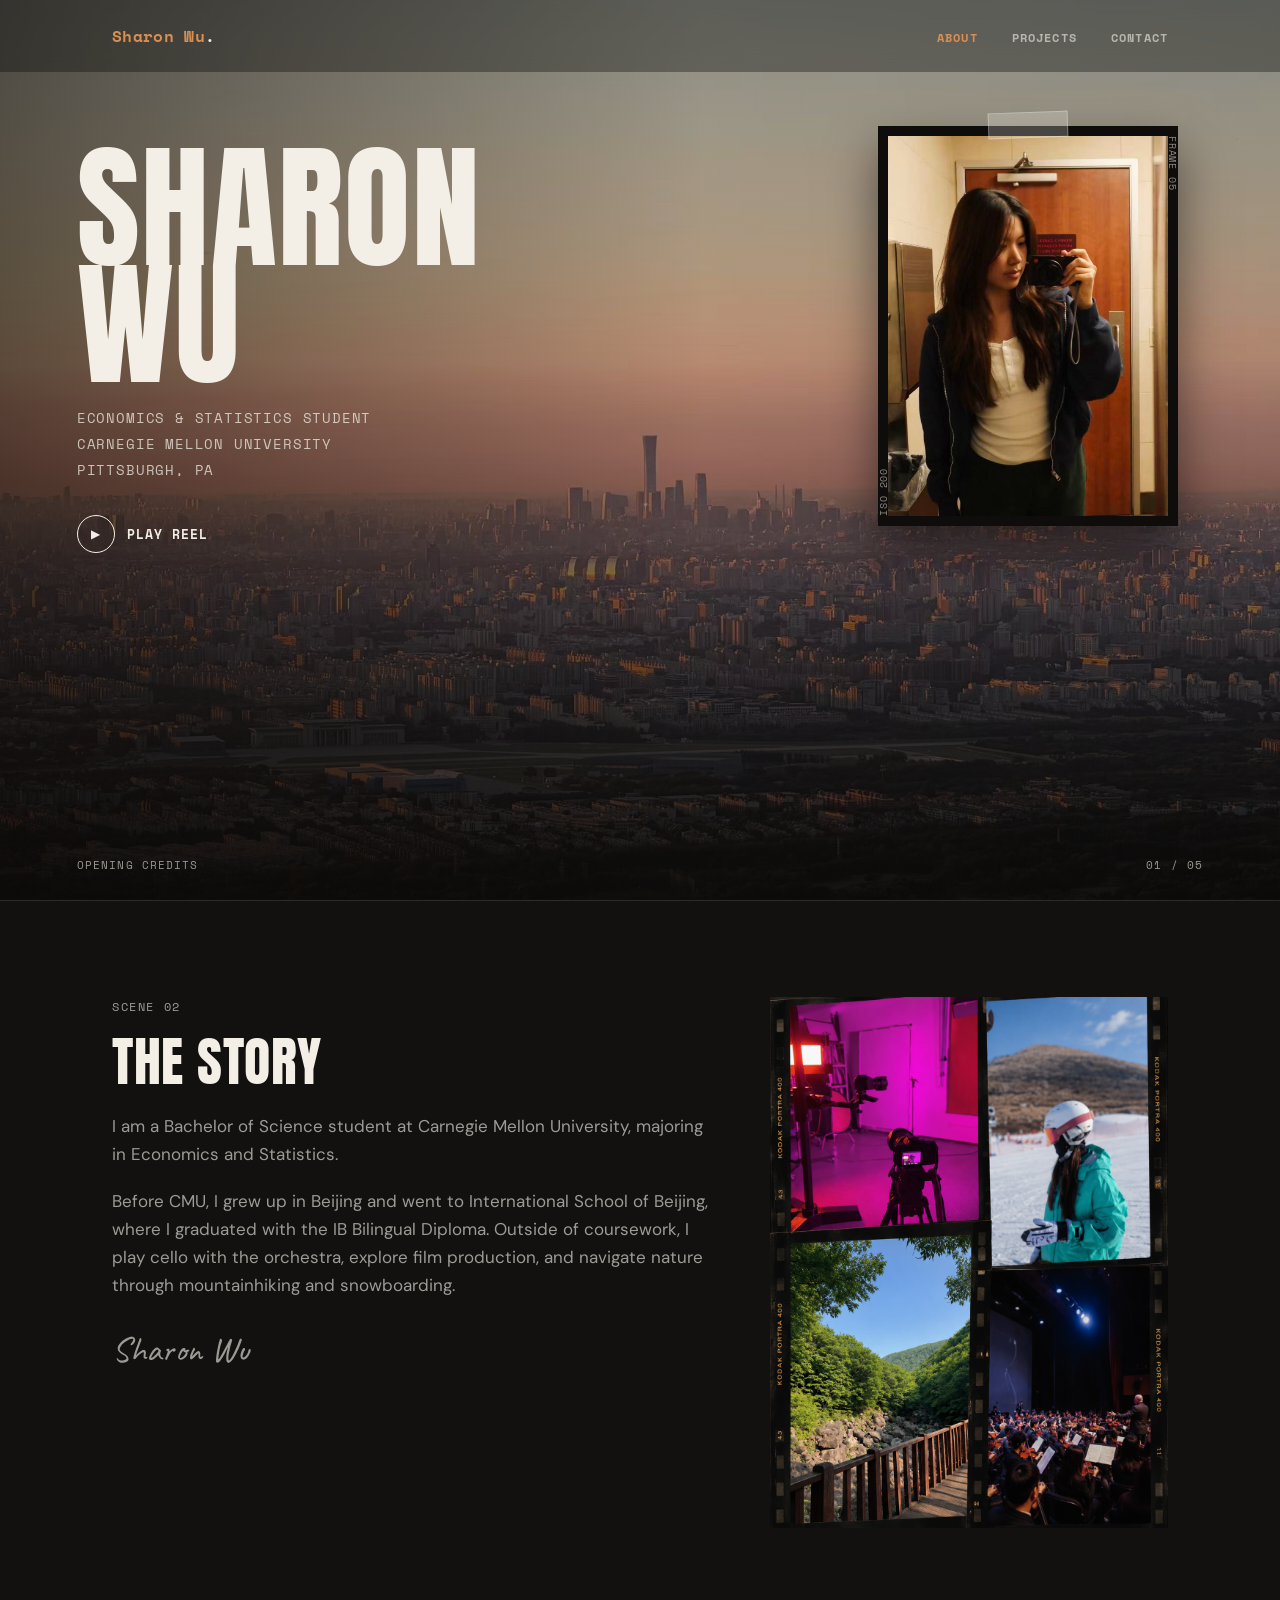
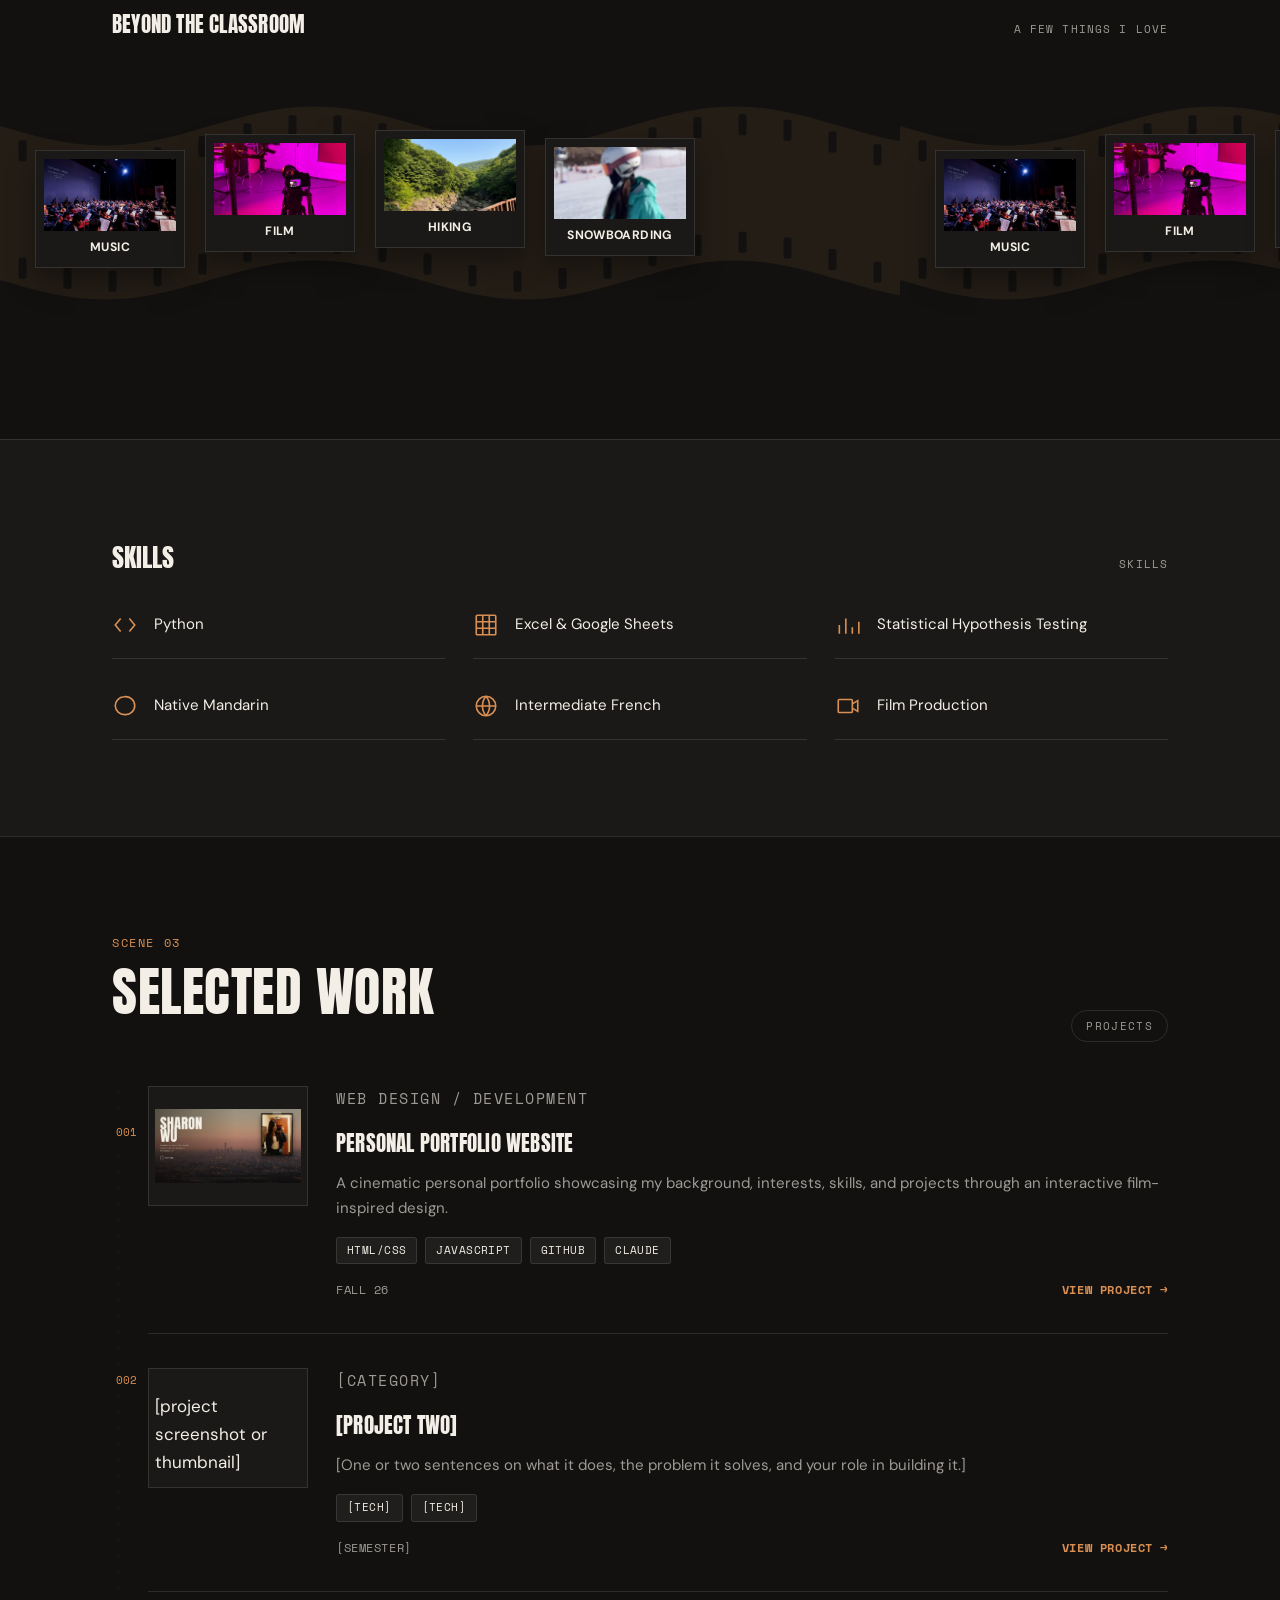
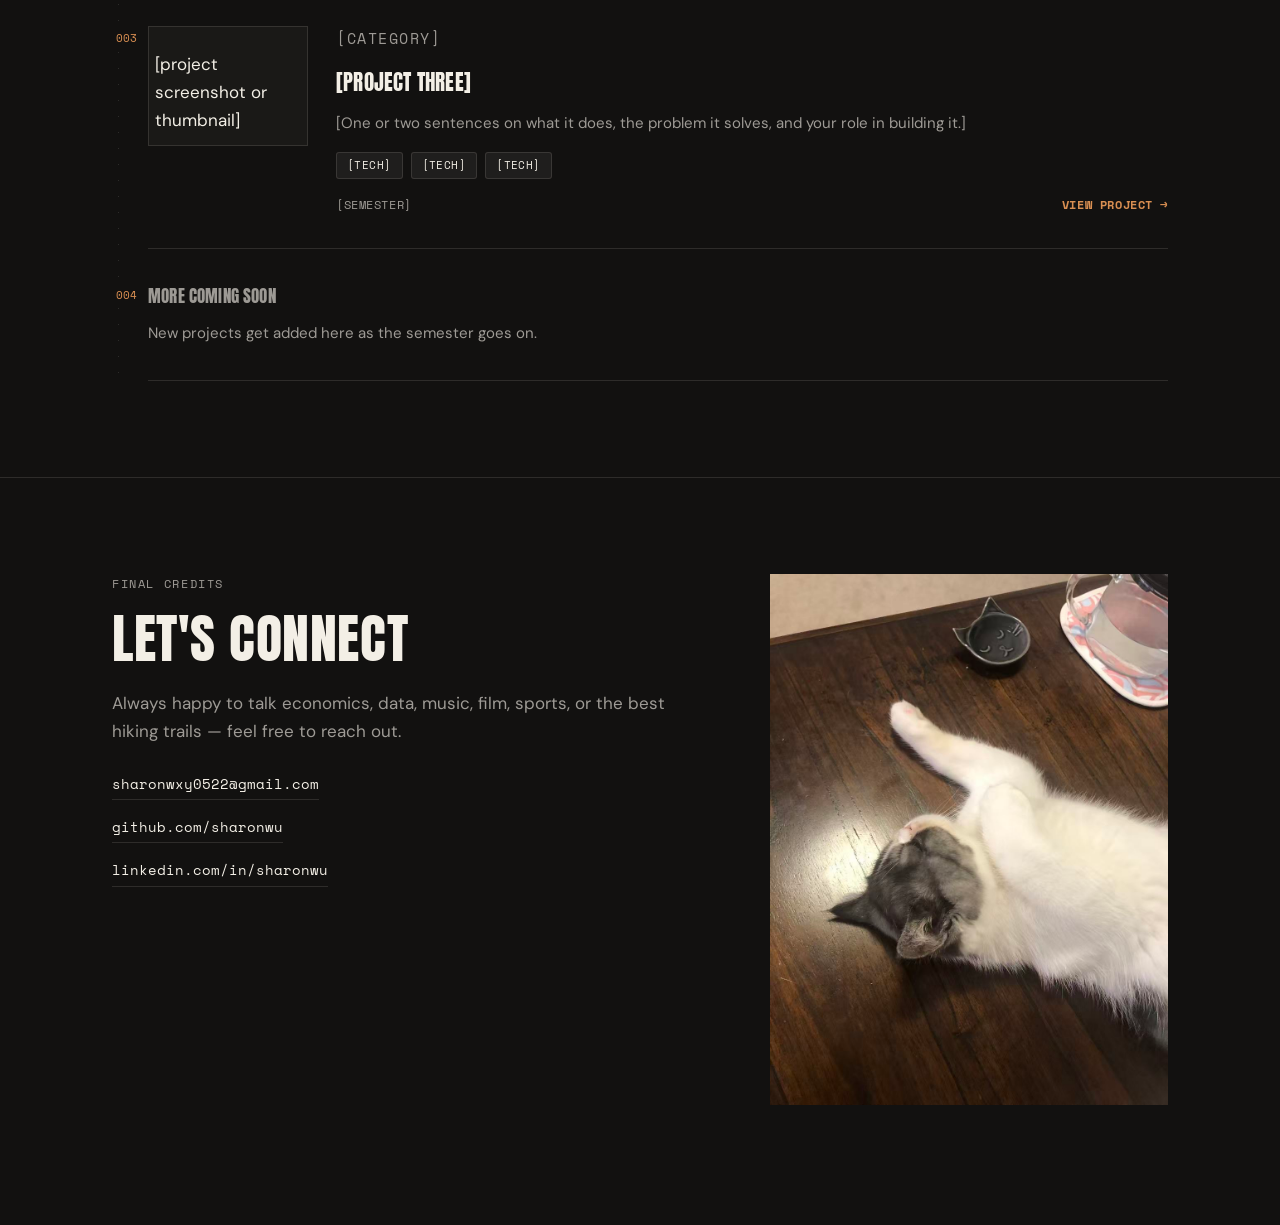
<file: index.html>
<!DOCTYPE html>
<html lang="en">
<head>
<meta charset="UTF-8">
<meta name="viewport" content="width=device-width, initial-scale=1.0">
<title>Sharon Wu — Portfolio</title>
<link rel="preconnect" href="https://fonts.googleapis.com">
<link rel="preconnect" href="https://fonts.gstatic.com" crossorigin>
<link href="https://fonts.googleapis.com/css2?family=Anton&family=Space+Mono:wght@400;700&family=Caveat:wght@600&family=DM+Sans:wght@400;500;700&display=swap" rel="stylesheet">
<link rel="stylesheet" href="styles.css">
<link rel="stylesheet" href="film-cursor.css"> 
<!-- ChatGPT helped implement cursor clicking feature -->
</head>
<body>

<nav class="site-nav">
  <div class="wrap">
    <a href="#hero" class="nav-mark">Sharon Wu<span>.</span></a>
    <ul class="nav-links">
      <li><a href="#hero" class="current">About</a></li>
      <li><a href="#projects">Projects</a></li>
      <li><a href="#contact">Contact</a></li>
    </ul>
  </div>
</nav>

<main>

  <section id="hero" class="hero">
    <div class="hero-bg">
      <div class="hero-bg-image"></div>
      <div class="hero-scrim"></div>
    </div>

    <div class="hero-photo-frame">
      <span class="hero-photo-tape"></span>
      <img src="profile.jpg" alt="Sharon Wu">
      <span class="frame-tick frame-tick-top">FRAME 05</span>
      <span class="frame-tick frame-tick-bottom">ISO 200</span>
    </div>

    <div class="hero-content">
      <h1 class="hero-title">Sharon<br>Wu</h1>
      <p class="hero-lines">
        Economics &amp; Statistics Student<br>
        Carnegie Mellon University<br>
        Pittsburgh, PA
      </p>
      <a href="#about-details" class="play-reel">
        <span class="play-icon">▶</span> Play Reel
      </a>
    </div>

    <div class="hero-footer">
      <span>Opening Credits</span>
      <span>01 / 05</span>
    </div>
  </section>

  <section id="about-details" class="scene">
    <div class="wrap scene-split">
      <div class="scene-copy">
        <p class="scene-label">Scene 02</p>
        <h2 class="scene-title">The Story</h2>
        <p>I am a Bachelor of Science student at Carnegie Mellon University, majoring in Economics and Statistics.</p>
        <p>Before CMU, I grew up in Beijing and went to International School of Beijing, where I graduated with the IB Bilingual Diploma. Outside of coursework, I play cello with the orchestra, explore film production, and navigate nature through mountainhiking and snowboarding.</p>
        <p class="signature">Sharon Wu</p>
      </div>
      <div class="scene-photo"> 
        <img src="interests.png" alt="A film collage of Sharon's interests including filmmaking, snowboarding, hiking, and orchestra">
      </div>
    </div>

    <div class="reel-block" id="beyond-classroom">
      <div class="wrap">
        <div class="reel-block-head">
          <h3>Beyond The Classroom</h3>
          <span class="reel-block-note">A Few Things I Love</span>
        </div>
      </div>

      <div class="reel-strip-bleed">
        <div class="reel-strip">
          <div class="reel-track">
<div class="reel-set">
          <svg class="reel-wave-bg" viewBox="0 0 900 200" preserveAspectRatio="none" xmlns="http://www.w3.org/2000/svg">
            <path d="M 0,45.0 L 15,48.12 L 30,51.07 L 45,53.73 L 60,55.95 L 75,57.61 L 90,58.65 L 105,59.0 L 120,58.65 L 135,57.61 L 150,55.95 L 165,53.73 L 180,51.07 L 195,48.12 L 210,45.0 L 225,41.88 L 240,38.93 L 255,36.27 L 270,34.05 L 285,32.39 L 300,31.35 L 315,31.0 L 330,31.35 L 345,32.39 L 360,34.05 L 375,36.27 L 390,38.93 L 405,41.88 L 420,45.0 L 435,48.12 L 450,51.07 L 465,53.73 L 480,55.95 L 495,57.61 L 510,58.65 L 525,59.0 L 540,58.65 L 555,57.61 L 570,55.95 L 585,53.73 L 600,51.07 L 615,48.12 L 630,45.0 L 645,41.88 L 660,38.93 L 675,36.27 L 690,34.05 L 705,32.39 L 720,31.35 L 735,31.0 L 750,31.35 L 765,32.39 L 780,34.05 L 795,36.27 L 810,38.93 L 825,41.88 L 840,45.0 L 855,48.12 L 870,51.07 L 885,53.73 L 900,55.95 L 900,165.95 L 885,163.73 L 870,161.07 L 855,158.12 L 840,155.0 L 825,151.88 L 810,148.93 L 795,146.27 L 780,144.05 L 765,142.39 L 750,141.35 L 735,141.0 L 720,141.35 L 705,142.39 L 690,144.05 L 675,146.27 L 660,148.93 L 645,151.88 L 630,155.0 L 615,158.12 L 600,161.07 L 585,163.73 L 570,165.95 L 555,167.61 L 540,168.65 L 525,169.0 L 510,168.65 L 495,167.61 L 480,165.95 L 465,163.73 L 450,161.07 L 435,158.12 L 420,155.0 L 405,151.88 L 390,148.93 L 375,146.27 L 360,144.05 L 345,142.39 L 330,141.35 L 315,141.0 L 300,141.35 L 285,142.39 L 270,144.05 L 255,146.27 L 240,148.93 L 225,151.88 L 210,155.0 L 195,158.12 L 180,161.07 L 165,163.73 L 150,165.95 L 135,167.61 L 120,168.65 L 105,169.0 L 90,168.65 L 75,167.61 L 60,165.95 L 45,163.73 L 30,161.07 L 15,158.12 L 0,155.0 Z" fill="#241d16"/>
            <g fill="#121110"><rect class="sprocket-hole" x="18.5" y="55.12" width="8" height="15" rx="2"/><rect class="sprocket-hole" x="18.5" y="139.12" width="8" height="15" rx="2"/><rect class="sprocket-hole" x="63.5" y="62.349999999999994" width="8" height="15" rx="2"/><rect class="sprocket-hole" x="63.5" y="146.35" width="8" height="15" rx="2"/><rect class="sprocket-hole" x="108.5" y="64.41" width="8" height="15" rx="2"/><rect class="sprocket-hole" x="108.5" y="148.41" width="8" height="15" rx="2"/><rect class="sprocket-hole" x="153.5" y="60.400000000000006" width="8" height="15" rx="2"/><rect class="sprocket-hole" x="153.5" y="144.4" width="8" height="15" rx="2"/><rect class="sprocket-hole" x="198.5" y="52.07" width="8" height="15" rx="2"/><rect class="sprocket-hole" x="198.5" y="136.07" width="8" height="15" rx="2"/><rect class="sprocket-hole" x="243.5" y="43.05" width="8" height="15" rx="2"/><rect class="sprocket-hole" x="243.5" y="127.05000000000001" width="8" height="15" rx="2"/><rect class="sprocket-hole" x="288.5" y="37.29" width="8" height="15" rx="2"/><rect class="sprocket-hole" x="288.5" y="121.28999999999999" width="8" height="15" rx="2"/><rect class="sprocket-hole" x="333.5" y="37.29" width="8" height="15" rx="2"/><rect class="sprocket-hole" x="333.5" y="121.28999999999999" width="8" height="15" rx="2"/><rect class="sprocket-hole" x="378.5" y="43.05" width="8" height="15" rx="2"/><rect class="sprocket-hole" x="378.5" y="127.05000000000001" width="8" height="15" rx="2"/><rect class="sprocket-hole" x="423.5" y="52.07" width="8" height="15" rx="2"/><rect class="sprocket-hole" x="423.5" y="136.07" width="8" height="15" rx="2"/><rect class="sprocket-hole" x="468.5" y="60.400000000000006" width="8" height="15" rx="2"/><rect class="sprocket-hole" x="468.5" y="144.4" width="8" height="15" rx="2"/><rect class="sprocket-hole" x="513.5" y="64.41" width="8" height="15" rx="2"/><rect class="sprocket-hole" x="513.5" y="148.41" width="8" height="15" rx="2"/><rect class="sprocket-hole" x="558.5" y="62.349999999999994" width="8" height="15" rx="2"/><rect class="sprocket-hole" x="558.5" y="146.35" width="8" height="15" rx="2"/><rect class="sprocket-hole" x="603.5" y="55.12" width="8" height="15" rx="2"/><rect class="sprocket-hole" x="603.5" y="139.12" width="8" height="15" rx="2"/><rect class="sprocket-hole" x="648.5" y="45.88" width="8" height="15" rx="2"/><rect class="sprocket-hole" x="648.5" y="129.88" width="8" height="15" rx="2"/><rect class="sprocket-hole" x="693.5" y="38.65" width="8" height="15" rx="2"/><rect class="sprocket-hole" x="693.5" y="122.65" width="8" height="15" rx="2"/><rect class="sprocket-hole" x="738.5" y="36.59" width="8" height="15" rx="2"/><rect class="sprocket-hole" x="738.5" y="120.59" width="8" height="15" rx="2"/><rect class="sprocket-hole" x="783.5" y="40.6" width="8" height="15" rx="2"/><rect class="sprocket-hole" x="783.5" y="124.6" width="8" height="15" rx="2"/><rect class="sprocket-hole" x="828.5" y="48.93" width="8" height="15" rx="2"/><rect class="sprocket-hole" x="828.5" y="132.93" width="8" height="15" rx="2"/><rect class="sprocket-hole" x="873.5" y="57.95" width="8" height="15" rx="2"/><rect class="sprocket-hole" x="873.5" y="141.95" width="8" height="15" rx="2"/></g>
          </svg>
          
          <a class="reel-card" href="music.html" data-scene="music">
            <img src="orchestra.jpg" alt="Music and orchestra">
            <p>Music</p>
            <span class="reel-card-cta">Open Scene →</span>
          </a>
          <a class="reel-card" href="film.html" data-scene="film">
            <img src="film.jpg" alt="Film">
            <p>Film</p>
            <span class="reel-card-cta">Open Scene →</span>
          </a>
          <a class="reel-card" href="hiking.html" data-scene="hiking">
            <img src="mountain.jpg" alt="Mountain hiking">
            <p>Hiking</p>
            <span class="reel-card-cta">Open Scene →</span>
          </a>
          <a class="reel-card" href="snowboarding.html" data-scene="snowboarding">
            <img src="snow.jpg" alt="Snowboarding">
            <p>Snowboarding</p>
            <span class="reel-card-cta">Open Scene →</span>
          </a>
        </div>
<div class="reel-set" aria-hidden="true">
          <svg class="reel-wave-bg" viewBox="0 0 900 200" preserveAspectRatio="none" xmlns="http://www.w3.org/2000/svg">
            <path d="M 0,45.0 L 15,48.12 L 30,51.07 L 45,53.73 L 60,55.95 L 75,57.61 L 90,58.65 L 105,59.0 L 120,58.65 L 135,57.61 L 150,55.95 L 165,53.73 L 180,51.07 L 195,48.12 L 210,45.0 L 225,41.88 L 240,38.93 L 255,36.27 L 270,34.05 L 285,32.39 L 300,31.35 L 315,31.0 L 330,31.35 L 345,32.39 L 360,34.05 L 375,36.27 L 390,38.93 L 405,41.88 L 420,45.0 L 435,48.12 L 450,51.07 L 465,53.73 L 480,55.95 L 495,57.61 L 510,58.65 L 525,59.0 L 540,58.65 L 555,57.61 L 570,55.95 L 585,53.73 L 600,51.07 L 615,48.12 L 630,45.0 L 645,41.88 L 660,38.93 L 675,36.27 L 690,34.05 L 705,32.39 L 720,31.35 L 735,31.0 L 750,31.35 L 765,32.39 L 780,34.05 L 795,36.27 L 810,38.93 L 825,41.88 L 840,45.0 L 855,48.12 L 870,51.07 L 885,53.73 L 900,55.95 L 900,165.95 L 885,163.73 L 870,161.07 L 855,158.12 L 840,155.0 L 825,151.88 L 810,148.93 L 795,146.27 L 780,144.05 L 765,142.39 L 750,141.35 L 735,141.0 L 720,141.35 L 705,142.39 L 690,144.05 L 675,146.27 L 660,148.93 L 645,151.88 L 630,155.0 L 615,158.12 L 600,161.07 L 585,163.73 L 570,165.95 L 555,167.61 L 540,168.65 L 525,169.0 L 510,168.65 L 495,167.61 L 480,165.95 L 465,163.73 L 450,161.07 L 435,158.12 L 420,155.0 L 405,151.88 L 390,148.93 L 375,146.27 L 360,144.05 L 345,142.39 L 330,141.35 L 315,141.0 L 300,141.35 L 285,142.39 L 270,144.05 L 255,146.27 L 240,148.93 L 225,151.88 L 210,155.0 L 195,158.12 L 180,161.07 L 165,163.73 L 150,165.95 L 135,167.61 L 120,168.65 L 105,169.0 L 90,168.65 L 75,167.61 L 60,165.95 L 45,163.73 L 30,161.07 L 15,158.12 L 0,155.0 Z" fill="#241d16"/>
            <g fill="#121110"><rect class="sprocket-hole" x="18.5" y="55.12" width="8" height="15" rx="2"/><rect class="sprocket-hole" x="18.5" y="139.12" width="8" height="15" rx="2"/><rect class="sprocket-hole" x="63.5" y="62.349999999999994" width="8" height="15" rx="2"/><rect class="sprocket-hole" x="63.5" y="146.35" width="8" height="15" rx="2"/><rect class="sprocket-hole" x="108.5" y="64.41" width="8" height="15" rx="2"/><rect class="sprocket-hole" x="108.5" y="148.41" width="8" height="15" rx="2"/><rect class="sprocket-hole" x="153.5" y="60.400000000000006" width="8" height="15" rx="2"/><rect class="sprocket-hole" x="153.5" y="144.4" width="8" height="15" rx="2"/><rect class="sprocket-hole" x="198.5" y="52.07" width="8" height="15" rx="2"/><rect class="sprocket-hole" x="198.5" y="136.07" width="8" height="15" rx="2"/><rect class="sprocket-hole" x="243.5" y="43.05" width="8" height="15" rx="2"/><rect class="sprocket-hole" x="243.5" y="127.05000000000001" width="8" height="15" rx="2"/><rect class="sprocket-hole" x="288.5" y="37.29" width="8" height="15" rx="2"/><rect class="sprocket-hole" x="288.5" y="121.28999999999999" width="8" height="15" rx="2"/><rect class="sprocket-hole" x="333.5" y="37.29" width="8" height="15" rx="2"/><rect class="sprocket-hole" x="333.5" y="121.28999999999999" width="8" height="15" rx="2"/><rect class="sprocket-hole" x="378.5" y="43.05" width="8" height="15" rx="2"/><rect class="sprocket-hole" x="378.5" y="127.05000000000001" width="8" height="15" rx="2"/><rect class="sprocket-hole" x="423.5" y="52.07" width="8" height="15" rx="2"/><rect class="sprocket-hole" x="423.5" y="136.07" width="8" height="15" rx="2"/><rect class="sprocket-hole" x="468.5" y="60.400000000000006" width="8" height="15" rx="2"/><rect class="sprocket-hole" x="468.5" y="144.4" width="8" height="15" rx="2"/><rect class="sprocket-hole" x="513.5" y="64.41" width="8" height="15" rx="2"/><rect class="sprocket-hole" x="513.5" y="148.41" width="8" height="15" rx="2"/><rect class="sprocket-hole" x="558.5" y="62.349999999999994" width="8" height="15" rx="2"/><rect class="sprocket-hole" x="558.5" y="146.35" width="8" height="15" rx="2"/><rect class="sprocket-hole" x="603.5" y="55.12" width="8" height="15" rx="2"/><rect class="sprocket-hole" x="603.5" y="139.12" width="8" height="15" rx="2"/><rect class="sprocket-hole" x="648.5" y="45.88" width="8" height="15" rx="2"/><rect class="sprocket-hole" x="648.5" y="129.88" width="8" height="15" rx="2"/><rect class="sprocket-hole" x="693.5" y="38.65" width="8" height="15" rx="2"/><rect class="sprocket-hole" x="693.5" y="122.65" width="8" height="15" rx="2"/><rect class="sprocket-hole" x="738.5" y="36.59" width="8" height="15" rx="2"/><rect class="sprocket-hole" x="738.5" y="120.59" width="8" height="15" rx="2"/><rect class="sprocket-hole" x="783.5" y="40.6" width="8" height="15" rx="2"/><rect class="sprocket-hole" x="783.5" y="124.6" width="8" height="15" rx="2"/><rect class="sprocket-hole" x="828.5" y="48.93" width="8" height="15" rx="2"/><rect class="sprocket-hole" x="828.5" y="132.93" width="8" height="15" rx="2"/><rect class="sprocket-hole" x="873.5" y="57.95" width="8" height="15" rx="2"/><rect class="sprocket-hole" x="873.5" y="141.95" width="8" height="15" rx="2"/></g>
          </svg>
          
          <a class="reel-card" href="music.html" data-scene="music" tabindex="-1">
            <img src="orchestra.jpg" alt="Music and orchestra">
            <p>Music</p>
            <span class="reel-card-cta">Open Scene →</span>
          </a>
          <a class="reel-card" href="film.html" data-scene="film" tabindex="-1">
            <img src="film.jpg" alt="Film">
            <p>Film</p>
            <span class="reel-card-cta">Open Scene →</span>
          </a>
          <a class="reel-card" href="hiking.html" data-scene="hiking" tabindex="-1">
            <img src="mountain.jpg" alt="Mountain hiking">
            <p>Hiking</p>
            <span class="reel-card-cta">Open Scene →</span>
          </a>
          <a class="reel-card" href="snowboarding.html" data-scene="snowboarding" tabindex="-1">
            <img src="snow.jpg" alt="Sowboarding">
            <p>Snowboarding</p>
            <span class="reel-card-cta">Open Scene →</span>
          </a>
        </div>
          </div>
        </div>
      </div>
    </div>
  </section>

  <section class="tools">
    <div class="wrap">
      <div class="tools-head">
        <h3>Skills</h3>
        <span class="reel-block-note">Skills</span>
      </div>
      <div class="tools-grid">
        <div class="tool">
          <svg class="tool-icon" viewBox="0 0 24 24" fill="none" stroke="currentColor" stroke-width="1.5"><path d="M8 6L3 12l5 6M16 6l5 6-5 6"/></svg>
          <span>Python</span>
        </div>
        <div class="tool">
          <svg class="tool-icon" viewBox="0 0 24 24" fill="none" stroke="currentColor" stroke-width="1.5"><rect x="3" y="3" width="18" height="18" rx="1"/><path d="M3 9h18M3 15h18M9 3v18M15 3v18"/></svg>
          <span>Excel &amp; Google Sheets</span>
        </div>
        <div class="tool">
          <svg class="tool-icon" viewBox="0 0 24 24" fill="none" stroke="currentColor" stroke-width="1.5"><path d="M4 20V12M10 20V6M16 20V14M22 20V9"/></svg>
          <span>Statistical Hypothesis Testing</span>
        </div>
        <div class="tool">
          <svg class="tool-icon" viewBox="0 0 24 24" fill="none" stroke="currentColor" stroke-width="1.5"><path d="M21 11.5a8.38 8.38 0 01-9 8.4A8.5 8.5 0 013 12a8.38 8.38 0 018.1-8.5A8.5 8.5 0 0121 11.5z"/></svg>
          <span>Native Mandarin</span>
        </div>
        <div class="tool">
          <svg class="tool-icon" viewBox="0 0 24 24" fill="none" stroke="currentColor" stroke-width="1.5"><circle cx="12" cy="12" r="9"/><path d="M3 12h18M12 3a14 14 0 010 18M12 3a14 14 0 000 18"/></svg>
          <span>Intermediate French</span>
        </div>
        <div class="tool">
          <svg class="tool-icon" viewBox="0 0 24 24" fill="none" stroke="currentColor" stroke-width="1.5"><rect x="3" y="6" width="13" height="12" rx="1"/><path d="M16 10l5-3v10l-5-3"/></svg>
          <span>Film Production</span>
        </div>
      </div>
    </div>
  </section>

  <section id="projects" class="scene">
    <div class="wrap">
      <div class="scene-head-row">
        <div>
          <p class="scene-label">Scene 03</p>
          <h2 class="scene-title">Selected Work</h2>
        </div>
        <span class="scene-tag">Projects</span>
      </div>

      <div class="work-list">

        <article class="work-row">
  <span class="work-index">001</span>

  <div class="work-thumb">
    <img src="project1.png" alt="Personal Portfolio Website Preview">
  </div>

  <div class="work-info">
    <p class="work-cat">Web Design / Development</p>

    <h3>Personal Portfolio Website</h3>
    <p>
      A cinematic personal portfolio showcasing my background, interests,
      skills, and projects through an interactive film-inspired design.
    </p>
    <div class="work-tags">
      <span>HTML/CSS</span>
      <span>JavaScript</span>
      <span>GitHub</span>
      <span>Claude</span>
    </div>
    <div class="work-meta">
      <span>Fall 26</span>
      <a
        href="https://sharon5u.github.io/personal-portfolio-website-2/"
        target="_blank"
        rel="noopener noreferrer"
      >
        View Project →
      </a>
    </div>
  </div>
</article>

        <article class="work-row">
          <span class="work-index">002</span>
          <div class="work-thumb"><p>[project screenshot or thumbnail]</p></div>
          <div class="work-info">
            <p class="work-cat">[Category]</p>
            <h3>[Project Two]</h3>
            <p>[One or two sentences on what it does, the problem it solves, and your role in building it.]</p>
            <div class="work-tags"><span>[Tech]</span><span>[Tech]</span></div>
            <div class="work-meta"><span>[Semester]</span><a href="#">View Project →</a></div>
          </div>
        </article>

        <article class="work-row">
          <span class="work-index">003</span>
          <div class="work-thumb"><p>[project screenshot or thumbnail]</p></div>
          <div class="work-info">
            <p class="work-cat">[Category]</p>
            <h3>[Project Three]</h3>
            <p>[One or two sentences on what it does, the problem it solves, and your role in building it.]</p>
            <div class="work-tags"><span>[Tech]</span><span>[Tech]</span><span>[Tech]</span></div>
            <div class="work-meta"><span>[Semester]</span><a href="#">View Project →</a></div>
          </div>
        </article>

        <article class="work-row work-row--placeholder">
          <span class="work-index">004</span>
          <div class="work-info">
            <h3>More Coming Soon</h3>
            <p>New projects get added here as the semester goes on.</p>
          </div>
        </article>

      </div>
    </div>
  </section>

  <section id="contact" class="scene scene--credits">
    <div class="wrap scene-split">
      <div class="scene-copy">
        <p class="scene-label">Final Credits</p>
        <h2 class="scene-title">Let's Connect</h2>
        <p>Always happy to talk economics, data, music, film, sports, or the best hiking trails — feel free to reach out.</p>
        <ul class="credits-list">
          <li><a href="mailto:sharonwxy0522@gmail.com">sharonwxy0522@gmail.com</a></li>
          <li><a href="https://github.com/[yourusername]">github.com/sharonwu</a></li>
          <li><a href="https://www.linkedin.com/in/sharon-wu-9431a83a9/">linkedin.com/in/sharonwu</a></li>
        </ul>
      </div>
      <div class="scene-photo">
        <img src="cat.jpg" alt="Final credits photo">
      </div>
    </div>
  </section>

</main>

<div class="scene-transition-overlay" aria-hidden="true"></div>

<!-- Film clapperboard cursor -->
<div class="film-cursor" aria-hidden="true">
  <img src="clapperboard.png" alt="">
</div>
  
<div class="scene-cursor-label" id="scene-cursor-label">
  Scene
</div>
  
<!-- Clapperboard sound -->
<audio id="clap-sound" src="clap.wav" preload="auto"></audio>

<script src="script.js" defer></script>
<script src="film-cursor.js" defer></script>


</body>
</html>
</file>
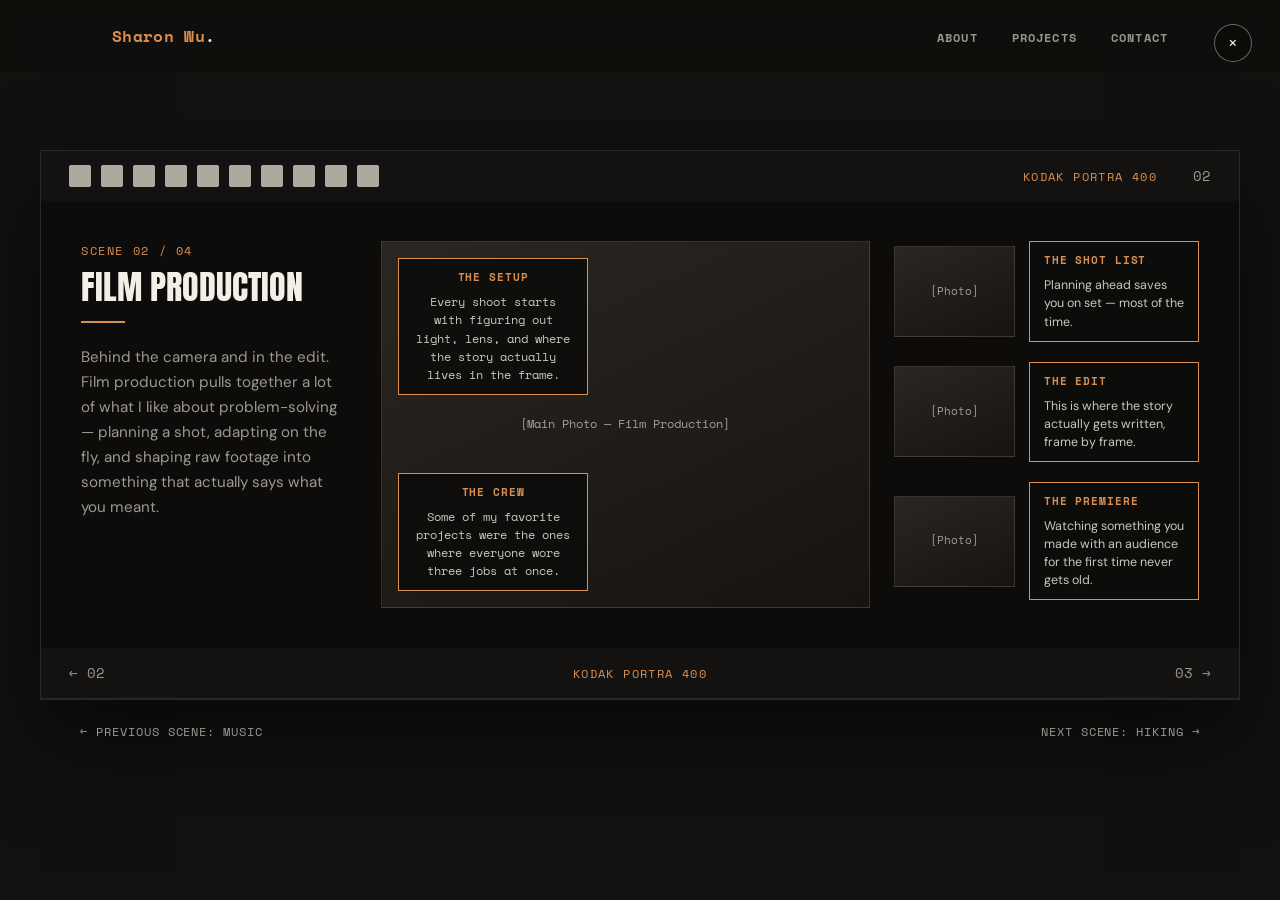
<file: film.html>
<!DOCTYPE html>
<html lang="en">
<head>
<meta charset="UTF-8">
<meta name="viewport" content="width=device-width, initial-scale=1.0">
<title>FILM PRODUCTION — Sharon Wu</title>
<link rel="preconnect" href="https://fonts.googleapis.com">
<link rel="preconnect" href="https://fonts.gstatic.com" crossorigin>
<link href="https://fonts.googleapis.com/css2?family=Anton&family=Space+Mono:wght@400;700&family=Caveat:wght@600&family=DM+Sans:wght@400;500;700&display=swap" rel="stylesheet">
<link rel="stylesheet" href="styles.css">
<style>
  /* ---- Scene page: annotated contact-sheet layout (self-contained) ---- */
  .reel-scene{
    position:relative;
    min-height:100vh;
    padding:150px 24px 60px;
    display:flex;
    flex-direction:column;
    align-items:center;
  }
  .reel-scene-close{
    position:fixed;
    top:24px;
    right:28px;
    z-index:60;
    width:38px;
    height:38px;
    border-radius:50%;
    border:1.5px solid rgba(243,239,230,0.4);
    background:rgba(10,9,8,0.4);
    color:var(--cream);
    font-size:1.1rem;
    line-height:1;
    cursor:pointer;
    display:flex;
    align-items:center;
    justify-content:center;
    text-decoration:none;
    transition:border-color 0.15s ease, color 0.15s ease;
  }
  .reel-scene-close:hover{ border-color:var(--amber); color:var(--amber); }

  .reel-scene-frame{
    width:100%;
    max-width:1200px;
    background:#0d0c0b;
    border:1px solid var(--line);
    box-shadow:0 40px 90px rgba(0,0,0,0.55);
  }

  .filmstrip-row{
    display:flex;
    align-items:center;
    justify-content:space-between;
    gap:16px;
    padding:14px 28px;
    background:#141210;
  }
  .sprockets{
    display:flex;
    gap:10px;
    flex:1;
  }
  .sprockets span{
    width:22px;
    height:22px;
    background:#c9c4b8;
    border-radius:2px;
    opacity:0.85;
    flex-shrink:0;
  }
  .film-stock-label{
    font-family:'Space Mono', monospace;
    font-size:0.72rem;
    letter-spacing:0.12em;
    text-transform:uppercase;
    color:var(--amber);
    white-space:nowrap;
    padding:0 20px;
  }
  .frame-number{
    font-family:'Space Mono', monospace;
    font-size:0.85rem;
    color:rgba(243,239,230,0.6);
    white-space:nowrap;
  }

  .reel-scene-body{
    display:grid;
    grid-template-columns:260px 1fr;
    gap:40px;
    padding:40px;
  }

  .reel-scene-intro .scene-count{
    font-family:'Space Mono', monospace;
    font-size:0.72rem;
    letter-spacing:0.14em;
    text-transform:uppercase;
    color:var(--amber);
    margin:0 0 10px;
  }
  .reel-scene-intro h1{
    font-family:'Anton', sans-serif;
    font-weight:400;
    font-size:2.1rem;
    text-transform:uppercase;
    line-height:1.02;
    margin:0 0 16px;
    color:var(--cream);
  }
  .scene-rule{
    display:block;
    width:44px;
    height:2px;
    background:var(--amber);
    margin:0 0 22px;
  }
  .reel-scene-intro p{
    color:var(--muted);
    font-size:0.95rem;
    max-width:32ch;
  }

  .reel-scene-main{
    display:grid;
    grid-template-columns:1.6fr 1fr;
    gap:24px;
  }

  .scene-photo-main{
    position:relative;
    aspect-ratio:4/3;
    background:linear-gradient(155deg, #2a2622, #17140f);
    border:1px solid var(--line);
    display:flex;
    align-items:center;
    justify-content:center;
    color:var(--muted);
    font-family:'Space Mono', monospace;
    font-size:0.78rem;
    text-align:center;
    padding:16px;
  }

  .side-photo-row{
    position:relative;
    display:flex;
    align-items:center;
    gap:14px;
    margin-bottom:20px;
  }
  .side-photo-row:last-child{ margin-bottom:0; }
  .scene-photo-side{
    flex:1;
    aspect-ratio:4/3;
    background:linear-gradient(155deg, #2a2622, #17140f);
    border:1px solid var(--line);
    display:flex;
    align-items:center;
    justify-content:center;
    color:var(--muted);
    font-family:'Space Mono', monospace;
    font-size:0.66rem;
    text-align:center;
    padding:8px;
  }

  .callout{
    background:rgba(13,12,11,0.92);
    border:1px solid var(--amber);
    padding:10px 14px;
    max-width:190px;
  }
  .callout h4{
    margin:0 0 6px;
    font-family:'Space Mono', monospace;
    font-size:0.68rem;
    letter-spacing:0.08em;
    text-transform:uppercase;
    color:var(--amber);
  }
  .callout p{
    margin:0;
    font-size:0.78rem;
    color:rgba(243,239,230,0.82);
    line-height:1.45;
  }

  .scene-photo-main .callout{
    position:absolute;
    z-index:2;
  }
  .callout--tl{ top:16px; left:16px; }
  .callout--bl{ bottom:16px; left:16px; }

  .side-callout{ flex:0 0 auto; width:170px; }

  .reel-scene-nav{
    width:100%;
    max-width:1200px;
    display:flex;
    justify-content:space-between;
    padding:22px 40px 30px;
    border-top:1px solid var(--line);
    box-sizing:border-box;
  }
  .reel-scene-nav a{
    text-decoration:none;
    font-family:'Space Mono', monospace;
    font-size:0.75rem;
    letter-spacing:0.08em;
    text-transform:uppercase;
    color:var(--muted);
    display:inline-flex;
    align-items:center;
    gap:8px;
    transition:color 0.15s ease;
  }
  .reel-scene-nav a:hover{ color:var(--amber); }

  @media (max-width:900px){
    .reel-scene-body{ grid-template-columns:minmax(0,1fr); }
    .reel-scene-main{ grid-template-columns:minmax(0,1fr); }
    .filmstrip-row .sprockets{ display:none; }
    .side-photo-row{ flex-direction:column; align-items:stretch; }
    .side-callout{ width:auto; }
    .scene-photo-side{ flex:none; width:100%; }
    .scene-photo-main{
      display:flex;
      flex-direction:column;
      align-items:stretch;
      height:auto;
      padding:16px;
    }
    .scene-photo-main .callout{
      position:static;
      max-width:none;
      margin-top:14px;
    }
  }
</style>
</head>
<body>

<nav class="site-nav">
  <div class="wrap">
    <a href="index.html#hero" class="nav-mark">Sharon Wu<span>.</span></a>
    <ul class="nav-links">
      <li><a href="index.html#hero">About</a></li>
      <li><a href="index.html#projects">Projects</a></li>
      <li><a href="index.html#contact">Contact</a></li>
    </ul>
  </div>
</nav>

<a href="index.html#beyond-classroom" class="reel-scene-close" data-transition aria-label="Close and return to the reel">×</a>

<main>
  <section class="reel-scene">
    <div class="reel-scene-frame">

      <div class="filmstrip-row">
        <div class="sprockets"><span></span><span></span><span></span><span></span><span></span><span></span><span></span><span></span><span></span><span></span></div>
        <span class="film-stock-label">Kodak Portra 400</span>
        <span class="frame-number">02</span>
      </div>

      <div class="reel-scene-body">
        <div class="reel-scene-intro">
          <p class="scene-count">Scene 02 / 04</p>
          <h1>FILM PRODUCTION</h1>
          <span class="scene-rule"></span>
          <p>Behind the camera and in the edit. Film production pulls together a lot of what I like about problem-solving — planning a shot, adapting on the fly, and shaping raw footage into something that actually says what you meant.</p>
        </div>

        <div class="reel-scene-main">
          <div class="scene-photo-main">
            <span>[Main Photo — Film Production]</span>
            <div class="callout callout--tl">
              <h4>THE SETUP</h4>
              <p>Every shoot starts with figuring out light, lens, and where the story actually lives in the frame.</p>
            </div>
            <div class="callout callout--bl">
              <h4>THE CREW</h4>
              <p>Some of my favorite projects were the ones where everyone wore three jobs at once.</p>
            </div>
          </div>

          <div class="reel-scene-side">
            <div class="side-photo-row">
              <div class="scene-photo-side">[Photo]</div>
              <div class="callout side-callout">
                <h4>THE SHOT LIST</h4>
                <p>Planning ahead saves you on set — most of the time.</p>
              </div>
            </div>
            <div class="side-photo-row">
              <div class="scene-photo-side">[Photo]</div>
              <div class="callout side-callout">
                <h4>THE EDIT</h4>
                <p>This is where the story actually gets written, frame by frame.</p>
              </div>
            </div>
            <div class="side-photo-row">
              <div class="scene-photo-side">[Photo]</div>
              <div class="callout side-callout">
                <h4>THE PREMIERE</h4>
                <p>Watching something you made with an audience for the first time never gets old.</p>
              </div>
            </div>
          </div>
        </div>
      </div>

      <div class="filmstrip-row">
        <span class="frame-number">← 02</span>
        <span class="film-stock-label">Kodak Portra 400</span>
        <span class="frame-number">03 →</span>
      </div>

    </div>

    <div class="reel-scene-nav">
      <a href="music.html" data-transition>← Previous Scene: Music</a>
      <a href="hiking.html" data-transition>Next Scene: Hiking →</a>
    </div>
  </section>
</main>

<div class="scene-transition-overlay" aria-hidden="true"></div>

<script src="script.js" defer></script>
</body>
</html>
</file>
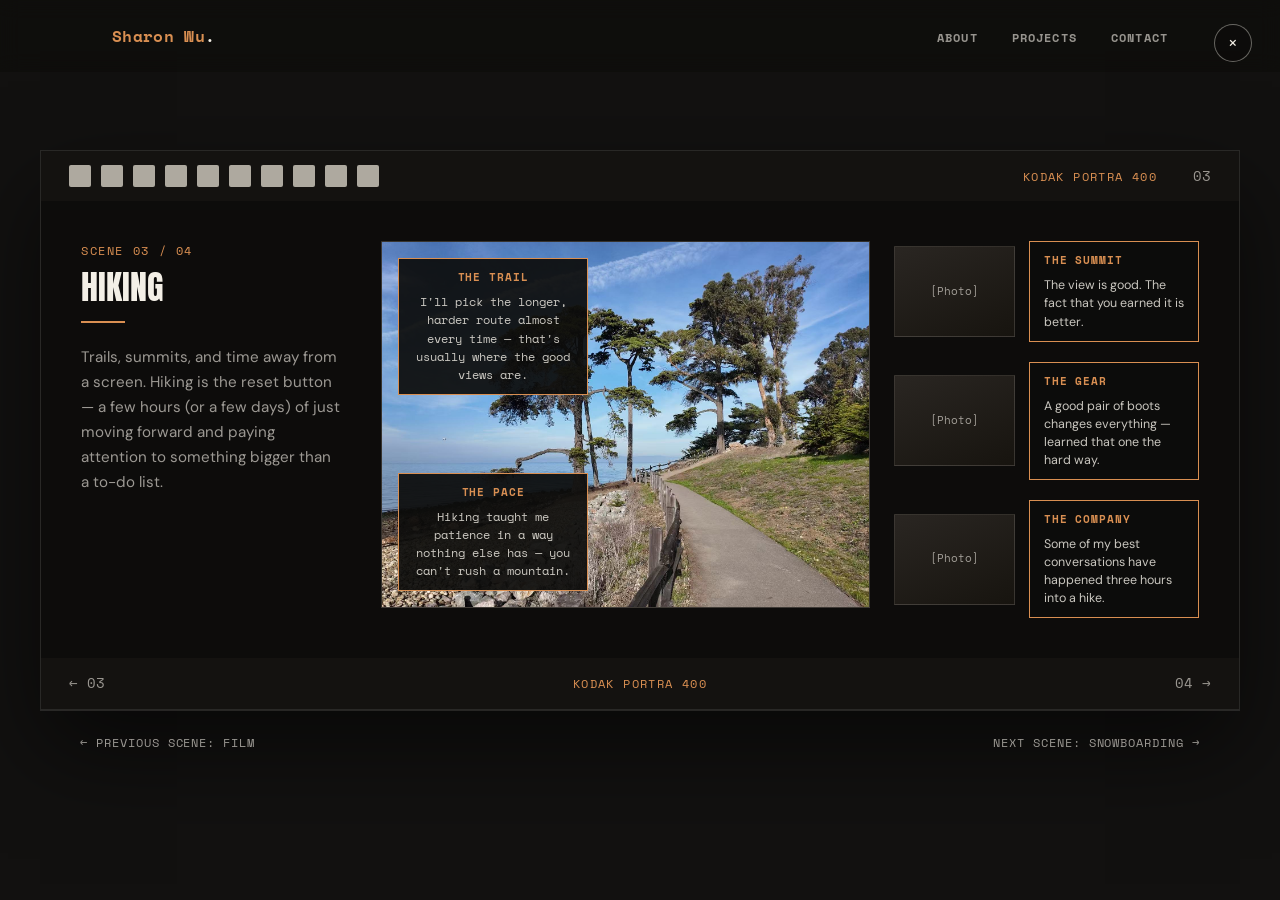
<file: hiking.html>
<!DOCTYPE html>
<html lang="en">
<head>
<meta charset="UTF-8">
<meta name="viewport" content="width=device-width, initial-scale=1.0">
<title>HIKING — Sharon Wu</title>
<link rel="preconnect" href="https://fonts.googleapis.com">
<link rel="preconnect" href="https://fonts.gstatic.com" crossorigin>
<link href="https://fonts.googleapis.com/css2?family=Anton&family=Space+Mono:wght@400;700&family=Caveat:wght@600&family=DM+Sans:wght@400;500;700&display=swap" rel="stylesheet">
<link rel="stylesheet" href="styles.css">
<style>
  /* ---- Scene page: annotated contact-sheet layout (self-contained) ---- */
  .reel-scene{
    position:relative;
    min-height:100vh;
    padding:150px 24px 60px;
    display:flex;
    flex-direction:column;
    align-items:center;
  }
  .reel-scene-close{
    position:fixed;
    top:24px;
    right:28px;
    z-index:60;
    width:38px;
    height:38px;
    border-radius:50%;
    border:1.5px solid rgba(243,239,230,0.4);
    background:rgba(10,9,8,0.4);
    color:var(--cream);
    font-size:1.1rem;
    line-height:1;
    cursor:pointer;
    display:flex;
    align-items:center;
    justify-content:center;
    text-decoration:none;
    transition:border-color 0.15s ease, color 0.15s ease;
  }
  .reel-scene-close:hover{ border-color:var(--amber); color:var(--amber); }

  .reel-scene-frame{
    width:100%;
    max-width:1200px;
    background:#0d0c0b;
    border:1px solid var(--line);
    box-shadow:0 40px 90px rgba(0,0,0,0.55);
  }

  .filmstrip-row{
    display:flex;
    align-items:center;
    justify-content:space-between;
    gap:16px;
    padding:14px 28px;
    background:#141210;
  }
  .sprockets{
    display:flex;
    gap:10px;
    flex:1;
  }
  .sprockets span{
    width:22px;
    height:22px;
    background:#c9c4b8;
    border-radius:2px;
    opacity:0.85;
    flex-shrink:0;
  }
  .film-stock-label{
    font-family:'Space Mono', monospace;
    font-size:0.72rem;
    letter-spacing:0.12em;
    text-transform:uppercase;
    color:var(--amber);
    white-space:nowrap;
    padding:0 20px;
  }
  .frame-number{
    font-family:'Space Mono', monospace;
    font-size:0.85rem;
    color:rgba(243,239,230,0.6);
    white-space:nowrap;
  }

  .reel-scene-body{
    display:grid;
    grid-template-columns:260px 1fr;
    gap:40px;
    padding:40px;
  }

  .reel-scene-intro .scene-count{
    font-family:'Space Mono', monospace;
    font-size:0.72rem;
    letter-spacing:0.14em;
    text-transform:uppercase;
    color:var(--amber);
    margin:0 0 10px;
  }
  .reel-scene-intro h1{
    font-family:'Anton', sans-serif;
    font-weight:400;
    font-size:2.1rem;
    text-transform:uppercase;
    line-height:1.02;
    margin:0 0 16px;
    color:var(--cream);
  }
  .scene-rule{
    display:block;
    width:44px;
    height:2px;
    background:var(--amber);
    margin:0 0 22px;
  }
  .reel-scene-intro p{
    color:var(--muted);
    font-size:0.95rem;
    max-width:32ch;
  }

  .reel-scene-main{
    display:grid;
    grid-template-columns:1.6fr 1fr;
    gap:24px;
  }
  .scene-photo-main{
  position:relative;
  aspect-ratio:4/3;
  background:linear-gradient(155deg, #2a2622, #17140f);
  border:1px solid var(--line);
  display:flex;
  align-items:center;
  justify-content:center;
  overflow:hidden;
  color:var(--muted);
  font-family:'Space Mono', monospace;
  font-size:0.78rem;
  text-align:center;
  padding:16px;
}
  .scene-photo-main img{
  position:absolute;
  inset:0;
  width:100%;
  height:100%;
  object-fit:cover;
  object-position:center;
  display:block;
}

  .side-photo-row{
    position:relative;
    display:flex;
    align-items:center;
    gap:14px;
    margin-bottom:20px;
  }
  .side-photo-row:last-child{ margin-bottom:0; }
  .scene-photo-side{
    flex:1;
    aspect-ratio:4/3;
    background:linear-gradient(155deg, #2a2622, #17140f);
    border:1px solid var(--line);
    display:flex;
    align-items:center;
    justify-content:center;
    color:var(--muted);
    font-family:'Space Mono', monospace;
    font-size:0.66rem;
    text-align:center;
    padding:8px;
  }

  .callout{
    background:rgba(13,12,11,0.92);
    border:1px solid var(--amber);
    padding:10px 14px;
    max-width:190px;
  }
  .callout h4{
    margin:0 0 6px;
    font-family:'Space Mono', monospace;
    font-size:0.68rem;
    letter-spacing:0.08em;
    text-transform:uppercase;
    color:var(--amber);
  }
  .callout p{
    margin:0;
    font-size:0.78rem;
    color:rgba(243,239,230,0.82);
    line-height:1.45;
  }

  .scene-photo-main .callout{
    position:absolute;
    z-index:2;
  }
  .callout--tl{ top:16px; left:16px; }
  .callout--bl{ bottom:16px; left:16px; }

  .side-callout{ flex:0 0 auto; width:170px; }

  .reel-scene-nav{
    width:100%;
    max-width:1200px;
    display:flex;
    justify-content:space-between;
    padding:22px 40px 30px;
    border-top:1px solid var(--line);
    box-sizing:border-box;
  }
  .reel-scene-nav a{
    text-decoration:none;
    font-family:'Space Mono', monospace;
    font-size:0.75rem;
    letter-spacing:0.08em;
    text-transform:uppercase;
    color:var(--muted);
    display:inline-flex;
    align-items:center;
    gap:8px;
    transition:color 0.15s ease;
  }
  .reel-scene-nav a:hover{ color:var(--amber); }

  @media (max-width:900px){
    .reel-scene-body{ grid-template-columns:minmax(0,1fr); }
    .reel-scene-main{ grid-template-columns:minmax(0,1fr); }
    .filmstrip-row .sprockets{ display:none; }
    .side-photo-row{ flex-direction:column; align-items:stretch; }
    .side-callout{ width:auto; }
    .scene-photo-side{ flex:none; width:100%; }
    .scene-photo-main{
      display:flex;
      flex-direction:column;
      align-items:stretch;
      height:auto;
      padding:16px;
    }
    .scene-photo-main .callout{
      position:static;
      max-width:none;
      margin-top:14px;
    }
  }
</style>
</head>
<body>

<nav class="site-nav">
  <div class="wrap">
    <a href="index.html#hero" class="nav-mark">Sharon Wu<span>.</span></a>
    <ul class="nav-links">
      <li><a href="index.html#hero">About</a></li>
      <li><a href="index.html#projects">Projects</a></li>
      <li><a href="index.html#contact">Contact</a></li>
    </ul>
  </div>
</nav>

<a href="index.html#beyond-classroom" class="reel-scene-close" data-transition aria-label="Close and return to the reel">×</a>

<main>
  <section class="reel-scene">
    <div class="reel-scene-frame">

      <div class="filmstrip-row">
        <div class="sprockets"><span></span><span></span><span></span><span></span><span></span><span></span><span></span><span></span><span></span><span></span></div>
        <span class="film-stock-label">Kodak Portra 400</span>
        <span class="frame-number">03</span>
      </div>

      <div class="reel-scene-body">
        <div class="reel-scene-intro">
          <p class="scene-count">Scene 03 / 04</p>
          <h1>HIKING</h1>
          <span class="scene-rule"></span>
          <p>Trails, summits, and time away from a screen. Hiking is the reset button — a few hours (or a few days) of just moving forward and paying attention to something bigger than a to-do list.</p>
        </div>

        <div class="reel-scene-main">
          <div class="scene-photo-main">
            <img src="hiking2.jpg" alt="Hiking photo">
            <div class="callout callout--tl">
              <h4>THE TRAIL</h4>
              <p>I'll pick the longer, harder route almost every time — that's usually where the good views are.</p>
            </div>
            <div class="callout callout--bl">
              <h4>THE PACE</h4>
              <p>Hiking taught me patience in a way nothing else has — you can't rush a mountain.</p>
            </div>
          </div>

          <div class="reel-scene-side">
            <div class="side-photo-row">
              <div class="scene-photo-side">[Photo]</div>
              <div class="callout side-callout">
                <h4>THE SUMMIT</h4>
                <p>The view is good. The fact that you earned it is better.</p>
              </div>
            </div>
            <div class="side-photo-row">
              <div class="scene-photo-side">[Photo]</div>
              <div class="callout side-callout">
                <h4>THE GEAR</h4>
                <p>A good pair of boots changes everything — learned that one the hard way.</p>
              </div>
            </div>
            <div class="side-photo-row">
              <div class="scene-photo-side">[Photo]</div>
              <div class="callout side-callout">
                <h4>THE COMPANY</h4>
                <p>Some of my best conversations have happened three hours into a hike.</p>
              </div>
            </div>
          </div>
        </div>
      </div>

      <div class="filmstrip-row">
        <span class="frame-number">← 03</span>
        <span class="film-stock-label">Kodak Portra 400</span>
        <span class="frame-number">04 →</span>
      </div>

    </div>

    <div class="reel-scene-nav">
      <a href="film.html" data-transition>← Previous Scene: Film</a>
      <a href="snowboarding.html" data-transition>Next Scene: Snowboarding →</a>
    </div>
  </section>
</main>

<div class="scene-transition-overlay" aria-hidden="true"></div>

<script src="script.js" defer></script>
</body>
</html>
</file>
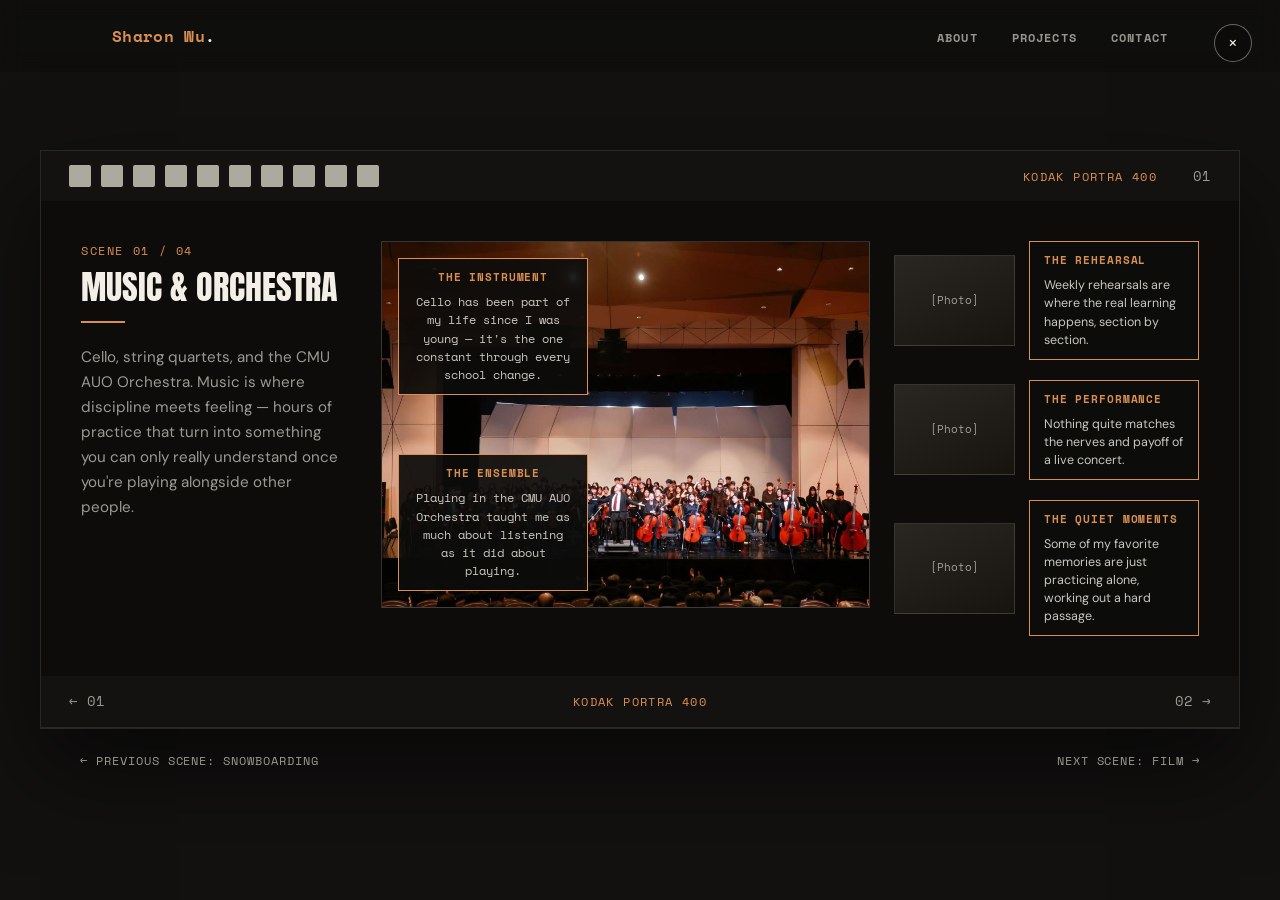
<file: music.html>
<!DOCTYPE html>
<html lang="en">
<head>
<meta charset="UTF-8">
<meta name="viewport" content="width=device-width, initial-scale=1.0">
<title>MUSIC & ORCHESTRA — Sharon Wu</title>
<link rel="preconnect" href="https://fonts.googleapis.com">
<link rel="preconnect" href="https://fonts.gstatic.com" crossorigin>
<link href="https://fonts.googleapis.com/css2?family=Anton&family=Space+Mono:wght@400;700&family=Caveat:wght@600&family=DM+Sans:wght@400;500;700&display=swap" rel="stylesheet">
<link rel="stylesheet" href="styles.css">
<style>
  /* ---- Scene page: annotated contact-sheet layout (self-contained) ---- */
  .reel-scene{
    position:relative;
    min-height:100vh;
    padding:150px 24px 60px;
    display:flex;
    flex-direction:column;
    align-items:center;
  }
  .reel-scene-close{
    position:fixed;
    top:24px;
    right:28px;
    z-index:60;
    width:38px;
    height:38px;
    border-radius:50%;
    border:1.5px solid rgba(243,239,230,0.4);
    background:rgba(10,9,8,0.4);
    color:var(--cream);
    font-size:1.1rem;
    line-height:1;
    cursor:pointer;
    display:flex;
    align-items:center;
    justify-content:center;
    text-decoration:none;
    transition:border-color 0.15s ease, color 0.15s ease;
  }
  .reel-scene-close:hover{ border-color:var(--amber); color:var(--amber); }

  .reel-scene-frame{
    width:100%;
    max-width:1200px;
    background:#0d0c0b;
    border:1px solid var(--line);
    box-shadow:0 40px 90px rgba(0,0,0,0.55);
  }

  .filmstrip-row{
    display:flex;
    align-items:center;
    justify-content:space-between;
    gap:16px;
    padding:14px 28px;
    background:#141210;
  }
  .sprockets{
    display:flex;
    gap:10px;
    flex:1;
  }
  .sprockets span{
    width:22px;
    height:22px;
    background:#c9c4b8;
    border-radius:2px;
    opacity:0.85;
    flex-shrink:0;
  }
  .film-stock-label{
    font-family:'Space Mono', monospace;
    font-size:0.72rem;
    letter-spacing:0.12em;
    text-transform:uppercase;
    color:var(--amber);
    white-space:nowrap;
    padding:0 20px;
  }
  .frame-number{
    font-family:'Space Mono', monospace;
    font-size:0.85rem;
    color:rgba(243,239,230,0.6);
    white-space:nowrap;
  }

  .reel-scene-body{
    display:grid;
    grid-template-columns:260px 1fr;
    gap:40px;
    padding:40px;
  }

  .reel-scene-intro .scene-count{
    font-family:'Space Mono', monospace;
    font-size:0.72rem;
    letter-spacing:0.14em;
    text-transform:uppercase;
    color:var(--amber);
    margin:0 0 10px;
  }
  .reel-scene-intro h1{
    font-family:'Anton', sans-serif;
    font-weight:400;
    font-size:2.1rem;
    text-transform:uppercase;
    line-height:1.02;
    margin:0 0 16px;
    color:var(--cream);
  }
  .scene-rule{
    display:block;
    width:44px;
    height:2px;
    background:var(--amber);
    margin:0 0 22px;
  }
  .reel-scene-intro p{
    color:var(--muted);
    font-size:0.95rem;
    max-width:32ch;
  }

  .reel-scene-main{
    display:grid;
    grid-template-columns:1.6fr 1fr;
    gap:24px;
  }

  .scene-photo-main{
  position:relative;
  aspect-ratio:4/3;
  background:linear-gradient(155deg, #2a2622, #17140f);
  border:1px solid var(--line);
  display:flex;
  align-items:center;
  justify-content:center;
  overflow:hidden;
  color:var(--muted);
  font-family:'Space Mono', monospace;
  font-size:0.78rem;
  text-align:center;
  padding:16px;
}
  .scene-photo-main img{
  position:absolute;
  inset:0;
  width:100%;
  height:100%;
  object-fit:cover;
  object-position:center;
  display:block;
}
  .side-photo-row{
    position:relative;
    display:flex;
    align-items:center;
    gap:14px;
    margin-bottom:20px;
  }
  .side-photo-row:last-child{ margin-bottom:0; }
  .scene-photo-side{
    flex:1;
    aspect-ratio:4/3;
    background:linear-gradient(155deg, #2a2622, #17140f);
    border:1px solid var(--line);
    display:flex;
    align-items:center;
    justify-content:center;
    color:var(--muted);
    font-family:'Space Mono', monospace;
    font-size:0.66rem;
    text-align:center;
    padding:8px;
  }

  .callout{
    background:rgba(13,12,11,0.92);
    border:1px solid var(--amber);
    padding:10px 14px;
    max-width:190px;
  }
  .callout h4{
    margin:0 0 6px;
    font-family:'Space Mono', monospace;
    font-size:0.68rem;
    letter-spacing:0.08em;
    text-transform:uppercase;
    color:var(--amber);
  }
  .callout p{
    margin:0;
    font-size:0.78rem;
    color:rgba(243,239,230,0.82);
    line-height:1.45;
  }

  .scene-photo-main .callout{
    position:absolute;
    z-index:2;
  }
  .callout--tl{ top:16px; left:16px; }
  .callout--bl{ bottom:16px; left:16px; }

  .side-callout{ flex:0 0 auto; width:170px; }

  .reel-scene-nav{
    width:100%;
    max-width:1200px;
    display:flex;
    justify-content:space-between;
    padding:22px 40px 30px;
    border-top:1px solid var(--line);
    box-sizing:border-box;
  }
  .reel-scene-nav a{
    text-decoration:none;
    font-family:'Space Mono', monospace;
    font-size:0.75rem;
    letter-spacing:0.08em;
    text-transform:uppercase;
    color:var(--muted);
    display:inline-flex;
    align-items:center;
    gap:8px;
    transition:color 0.15s ease;
  }
  .reel-scene-nav a:hover{ color:var(--amber); }

  @media (max-width:900px){
    .reel-scene-body{ grid-template-columns:minmax(0,1fr); }
    .reel-scene-main{ grid-template-columns:minmax(0,1fr); }
    .filmstrip-row .sprockets{ display:none; }
    .side-photo-row{ flex-direction:column; align-items:stretch; }
    .side-callout{ width:auto; }
    .scene-photo-side{ flex:none; width:100%; }
    .scene-photo-main{
      display:flex;
      flex-direction:column;
      align-items:stretch;
      height:auto;
      padding:16px;
    }
    .scene-photo-main .callout{
      position:static;
      max-width:none;
      margin-top:14px;
    }
  }
</style>
</head>
<body>

<nav class="site-nav">
  <div class="wrap">
    <a href="index.html#hero" class="nav-mark">Sharon Wu<span>.</span></a>
    <ul class="nav-links">
      <li><a href="index.html#hero">About</a></li>
      <li><a href="index.html#projects">Projects</a></li>
      <li><a href="index.html#contact">Contact</a></li>
    </ul>
  </div>
</nav>

<a href="index.html#beyond-classroom" class="reel-scene-close" data-transition aria-label="Close and return to the reel">×</a>

<main>
  <section class="reel-scene">
    <div class="reel-scene-frame">

      <div class="filmstrip-row">
        <div class="sprockets"><span></span><span></span><span></span><span></span><span></span><span></span><span></span><span></span><span></span><span></span></div>
        <span class="film-stock-label">Kodak Portra 400</span>
        <span class="frame-number">01</span>
      </div>

      <div class="reel-scene-body">
        <div class="reel-scene-intro">
          <p class="scene-count">Scene 01 / 04</p>
          <h1>MUSIC &amp; ORCHESTRA</h1>
          <span class="scene-rule"></span>
          <p>Cello, string quartets, and the CMU AUO Orchestra. Music is where discipline meets feeling — hours of practice that turn into something you can only really understand once you're playing alongside other people.</p>
        </div>

        <div class="reel-scene-main">
          <div class="scene-photo-main">
            <img src="music2.jpg" alt="Music and orchestra"> <!-- I replaced image -->
            <div class="callout callout--tl">
              <h4>THE INSTRUMENT</h4>
              <p>Cello has been part of my life since I was young — it's the one constant through every school change.</p>
            </div>
            <div class="callout callout--bl">
              <h4>THE ENSEMBLE</h4>
              <p>Playing in the CMU AUO Orchestra taught me as much about listening as it did about playing.</p>
            </div>
          </div>

          <div class="reel-scene-side">
            <div class="side-photo-row">
              <div class="scene-photo-side">[Photo]</div>
              <div class="callout side-callout">
                <h4>THE REHEARSAL</h4>
                <p>Weekly rehearsals are where the real learning happens, section by section.</p>
              </div>
            </div>
            <div class="side-photo-row">
              <div class="scene-photo-side">[Photo]</div>
              <div class="callout side-callout">
                <h4>THE PERFORMANCE</h4>
                <p>Nothing quite matches the nerves and payoff of a live concert.</p>
              </div>
            </div>
            <div class="side-photo-row">
              <div class="scene-photo-side">[Photo]</div>
              <div class="callout side-callout">
                <h4>THE QUIET MOMENTS</h4>
                <p>Some of my favorite memories are just practicing alone, working out a hard passage.</p>
              </div>
            </div>
          </div>
        </div>
      </div>

      <div class="filmstrip-row">
        <span class="frame-number">← 01</span>
        <span class="film-stock-label">Kodak Portra 400</span>
        <span class="frame-number">02 →</span>
      </div>

    </div>

    <div class="reel-scene-nav">
      <a href="snowboarding.html" data-transition>← Previous Scene: Snowboarding</a>
      <a href="film.html" data-transition>Next Scene: Film →</a>
    </div>
  </section>
</main>

<div class="scene-transition-overlay" aria-hidden="true"></div>

<script src="script.js" defer></script>
</body>
</html>
</file>
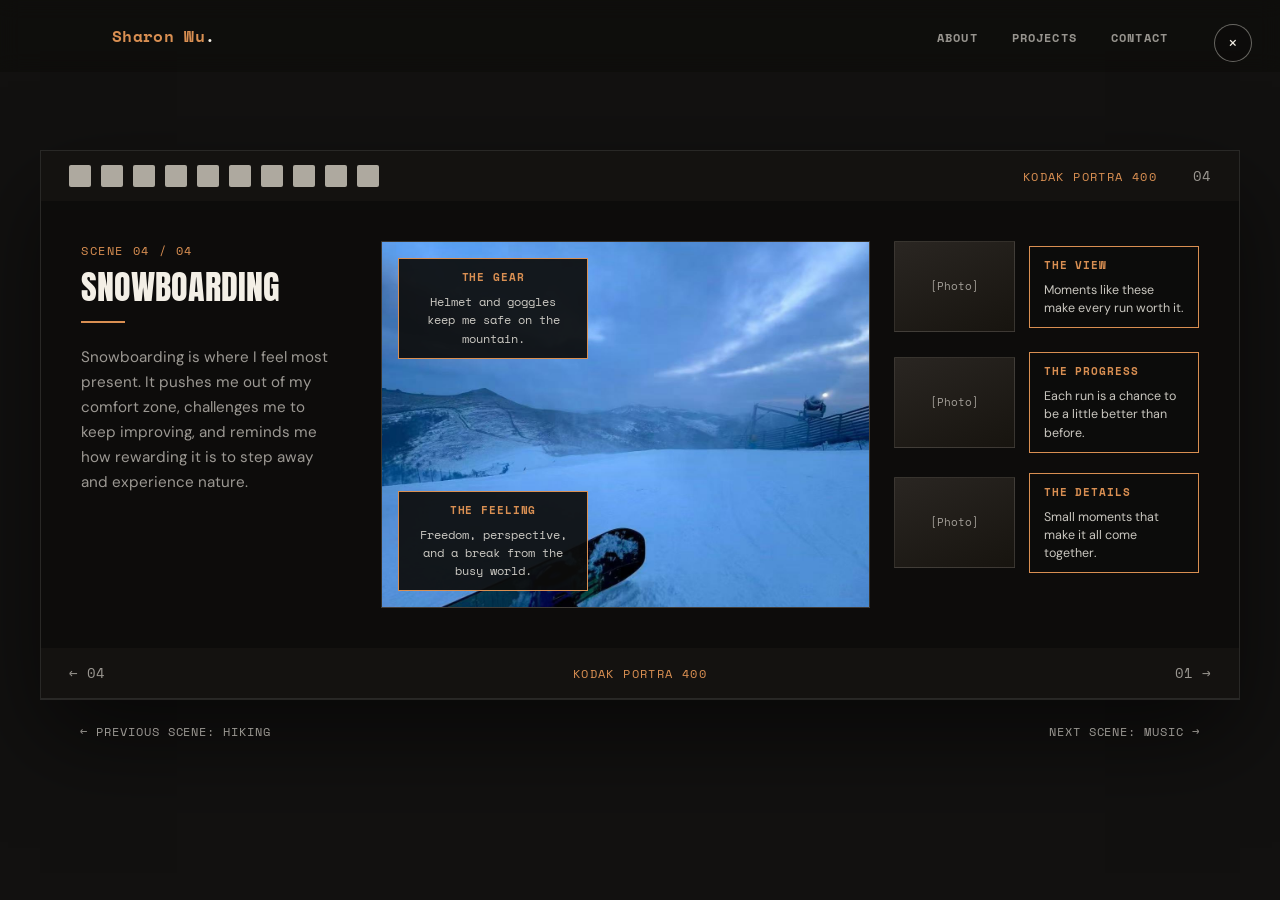
<file: snowboarding.html>
<!DOCTYPE html>
<html lang="en">
<head>
<meta charset="UTF-8">
<meta name="viewport" content="width=device-width, initial-scale=1.0">
<title>Snowboarding — Sharon Wu</title>
<link rel="preconnect" href="https://fonts.googleapis.com">
<link rel="preconnect" href="https://fonts.gstatic.com" crossorigin>
<link href="https://fonts.googleapis.com/css2?family=Anton&family=Space+Mono:wght@400;700&family=Caveat:wght@600&family=DM+Sans:wght@400;500;700&display=swap" rel="stylesheet">
<link rel="stylesheet" href="styles.css">
<style>
  /* ---- Scene page: annotated contact-sheet layout (self-contained) ---- */
  .reel-scene{
    position:relative;
    min-height:100vh;
    padding:150px 24px 60px;
    display:flex;
    flex-direction:column;
    align-items:center;
  }
  .reel-scene-close{
    position:fixed;
    top:24px;
    right:28px;
    z-index:60;
    width:38px;
    height:38px;
    border-radius:50%;
    border:1.5px solid rgba(243,239,230,0.4);
    background:rgba(10,9,8,0.4);
    color:var(--cream);
    font-size:1.1rem;
    line-height:1;
    cursor:pointer;
    display:flex;
    align-items:center;
    justify-content:center;
    text-decoration:none;
    transition:border-color 0.15s ease, color 0.15s ease;
  }
  .reel-scene-close:hover{ border-color:var(--amber); color:var(--amber); }

  .reel-scene-frame{
    width:100%;
    max-width:1200px;
    background:#0d0c0b;
    border:1px solid var(--line);
    box-shadow:0 40px 90px rgba(0,0,0,0.55);
  }

  .filmstrip-row{
    display:flex;
    align-items:center;
    justify-content:space-between;
    gap:16px;
    padding:14px 28px;
    background:#141210;
  }
  .sprockets{
    display:flex;
    gap:10px;
    flex:1;
  }
  .sprockets span{
    width:22px;
    height:22px;
    background:#c9c4b8;
    border-radius:2px;
    opacity:0.85;
    flex-shrink:0;
  }
  .film-stock-label{
    font-family:'Space Mono', monospace;
    font-size:0.72rem;
    letter-spacing:0.12em;
    text-transform:uppercase;
    color:var(--amber);
    white-space:nowrap;
    padding:0 20px;
  }
  .frame-number{
    font-family:'Space Mono', monospace;
    font-size:0.85rem;
    color:rgba(243,239,230,0.6);
    white-space:nowrap;
  }

  .reel-scene-body{
    display:grid;
    grid-template-columns:260px 1fr;
    gap:40px;
    padding:40px;
  }

  .reel-scene-intro .scene-count{
    font-family:'Space Mono', monospace;
    font-size:0.72rem;
    letter-spacing:0.14em;
    text-transform:uppercase;
    color:var(--amber);
    margin:0 0 10px;
  }
  .reel-scene-intro h1{
    font-family:'Anton', sans-serif;
    font-weight:400;
    font-size:2.1rem;
    text-transform:uppercase;
    line-height:1.02;
    margin:0 0 16px;
    color:var(--cream);
  }
  .scene-rule{
    display:block;
    width:44px;
    height:2px;
    background:var(--amber);
    margin:0 0 22px;
  }
  .reel-scene-intro p{
    color:var(--muted);
    font-size:0.95rem;
    max-width:32ch;
  }

  .reel-scene-main{
    display:grid;
    grid-template-columns:1.6fr 1fr;
    gap:24px;
  }

  .scene-photo-main{
  position:relative;
  aspect-ratio:4/3;
  background:linear-gradient(155deg, #2a2622, #17140f);
  border:1px solid var(--line);
  display:flex;
  align-items:center;
  justify-content:center;
  overflow:hidden;
  color:var(--muted);
  font-family:'Space Mono', monospace;
  font-size:0.78rem;
  text-align:center;
  padding:16px;
}

.scene-photo-main img{
  position:absolute;
  inset:0;
  width:100%;
  height:100%;
  object-fit:cover;
  object-position:center;
  display:block;
}

  .side-photo-row{
    position:relative;
    display:flex;
    align-items:center;
    gap:14px;
    margin-bottom:20px;
  }
  .side-photo-row:last-child{ margin-bottom:0; }
  .scene-photo-side{
    flex:1;
    aspect-ratio:4/3;
    background:linear-gradient(155deg, #2a2622, #17140f);
    border:1px solid var(--line);
    display:flex;
    align-items:center;
    justify-content:center;
    color:var(--muted);
    font-family:'Space Mono', monospace;
    font-size:0.66rem;
    text-align:center;
    padding:8px;
  }

  .callout{
    background:rgba(13,12,11,0.92);
    border:1px solid var(--amber);
    padding:10px 14px;
    max-width:190px;
  }
  .callout h4{
    margin:0 0 6px;
    font-family:'Space Mono', monospace;
    font-size:0.68rem;
    letter-spacing:0.08em;
    text-transform:uppercase;
    color:var(--amber);
  }
  .callout p{
    margin:0;
    font-size:0.78rem;
    color:rgba(243,239,230,0.82);
    line-height:1.45;
  }

  .scene-photo-main .callout{
    position:absolute;
    z-index:2;
  }
  .callout--tl{ top:16px; left:16px; }
  .callout--bl{ bottom:16px; left:16px; }

  .side-callout{ flex:0 0 auto; width:170px; }

  .reel-scene-nav{
    width:100%;
    max-width:1200px;
    display:flex;
    justify-content:space-between;
    padding:22px 40px 30px;
    border-top:1px solid var(--line);
    box-sizing:border-box;
  }
  .reel-scene-nav a{
    text-decoration:none;
    font-family:'Space Mono', monospace;
    font-size:0.75rem;
    letter-spacing:0.08em;
    text-transform:uppercase;
    color:var(--muted);
    display:inline-flex;
    align-items:center;
    gap:8px;
    transition:color 0.15s ease;
  }
  .reel-scene-nav a:hover{ color:var(--amber); }

  @media (max-width:900px){
    .reel-scene-body{ grid-template-columns:minmax(0,1fr); }
    .reel-scene-main{ grid-template-columns:minmax(0,1fr); }
    .filmstrip-row .sprockets{ display:none; }
    .side-photo-row{ flex-direction:column; align-items:stretch; }
    .side-callout{ width:auto; }
    .scene-photo-side{ flex:none; width:100%; }
    .scene-photo-main{
      display:flex;
      flex-direction:column;
      align-items:stretch;
      height:auto;
      padding:16px;
    }
    .scene-photo-main .callout{
      position:static;
      max-width:none;
      margin-top:14px;
    }
  }
</style>
</head>
<body>

<nav class="site-nav">
  <div class="wrap">
    <a href="index.html#hero" class="nav-mark">Sharon Wu<span>.</span></a>
    <ul class="nav-links">
      <li><a href="index.html#hero">About</a></li>
      <li><a href="index.html#projects">Projects</a></li>
      <li><a href="index.html#contact">Contact</a></li>
    </ul>
  </div>
</nav>

<a href="index.html#beyond-classroom" class="reel-scene-close" data-transition aria-label="Close and return to the reel">×</a>

<main>
  <section class="reel-scene">
    <div class="reel-scene-frame">

      <div class="filmstrip-row">
        <div class="sprockets"><span></span><span></span><span></span><span></span><span></span><span></span><span></span><span></span><span></span><span></span></div>
        <span class="film-stock-label">Kodak Portra 400</span>
        <span class="frame-number">04</span>
      </div>

      <div class="reel-scene-body">
        <div class="reel-scene-intro">
          <p class="scene-count">Scene 04 / 04</p>
          <h1>SNOWBOARDING</h1>
          <span class="scene-rule"></span>
          <p>Snowboarding is where I feel most present. It pushes me out of my comfort zone, challenges me to keep improving, and reminds me how rewarding it is to step away and experience nature.</p>
        </div>

        <div class="reel-scene-main">
          <div class="scene-photo-main">
            <img src="snow2.jpg" alt="Snowboarding">
            <div class="callout callout--tl">
              <h4>THE GEAR</h4>
              <p>Helmet and goggles keep me safe on the mountain.</p>
            </div>
            <div class="callout callout--bl">
              <h4>THE FEELING</h4>
              <p>Freedom, perspective, and a break from the busy world.</p>
            </div>
          </div>

          <div class="reel-scene-side">
            <div class="side-photo-row">
              <div class="scene-photo-side">[Photo]</div>
              <div class="callout side-callout">
                <h4>THE VIEW</h4>
                <p>Moments like these make every run worth it.</p>
              </div>
            </div>
            <div class="side-photo-row">
              <div class="scene-photo-side">[Photo]</div>
              <div class="callout side-callout">
                <h4>THE PROGRESS</h4>
                <p>Each run is a chance to be a little better than before.</p>
              </div>
            </div>
            <div class="side-photo-row">
              <div class="scene-photo-side">[Photo]</div>
              <div class="callout side-callout">
                <h4>THE DETAILS</h4>
                <p>Small moments that make it all come together.</p>
              </div>
            </div>
          </div>
        </div>
      </div>

      <div class="filmstrip-row">
        <span class="frame-number">← 04</span>
        <span class="film-stock-label">Kodak Portra 400</span>
        <span class="frame-number">01 →</span>
      </div>

    </div>

    <div class="reel-scene-nav">
      <a href="hiking.html" data-transition>← Previous Scene: Hiking</a>
      <a href="music.html" data-transition>Next Scene: Music →</a>
    </div>
  </section>
</main>

<div class="scene-transition-overlay" aria-hidden="true"></div>

<script src="script.js" defer></script>
</body>
</html>
</file>
<file: styles.css>
:root{
  --bg:#121110;
  --panel:#1a1917;
  --line:rgba(243,239,230,0.12);
  --cream:#f3efe6;
  --muted:rgba(243,239,230,0.62);
  --amber:#d98f52;
  --amber-soft:rgba(217,143,82,0.14);
  --max-width:1120px;
}

*{ box-sizing:border-box; }
html{ scroll-behavior:smooth; }

body{
  margin:0;
  background:var(--bg);
  color:var(--cream);
  font-family:'DM Sans', sans-serif;
  font-size:17px;
  line-height:1.65;
}

a{ color:inherit; }

.wrap{
  max-width:var(--max-width);
  margin:0 auto;
  padding:0 32px;
}

/* ---------- NAV ---------- */
nav.site-nav{
  position:fixed;
  top:0;
  left:0;
  right:0;
  z-index:50;
  padding:22px 0;
  background:rgba(10,9,8,0.35);
  backdrop-filter:blur(10px);
  -webkit-backdrop-filter:blur(10px);
}
nav.site-nav .wrap{
  display:flex;
  align-items:center;
  justify-content:space-between;
}
.nav-mark{
  font-family:'Space Mono', monospace;
  font-weight:700;
  font-size:1rem;
  text-decoration:none;
  color:var(--amber);
  letter-spacing:0.02em;
}
.nav-mark span{ color:var(--cream); }
.nav-links{
  list-style:none;
  display:flex;
  gap:34px;
  margin:0;
  padding:0;
}
.nav-links a{
  text-decoration:none;
  font-family:'Space Mono', monospace;
  font-weight:700;
  font-size:0.72rem;
  letter-spacing:0.1em;
  text-transform:uppercase;
  color:var(--cream);
  opacity:0.6;
  transition:opacity 0.15s ease;
}
.nav-links a.current{ opacity:1; color:var(--amber); }
.nav-links a:hover{ opacity:1; }

/* ---------- HERO ---------- */
.hero{
  position:relative;
  min-height:100vh;
  overflow:hidden;
  display:flex;
  flex-direction:column;
  justify-content:flex-end;
  padding:150px 0 26px;
}
.hero-bg{
  position:absolute;
  inset:0;
  z-index:0;
}
.hero-bg-image{
  position:absolute;
  inset:0;
  background-image:url('banner.jpg');
  background-size:cover;
  background-position:center 55%;
  animation:bannerPan 26s ease-in-out infinite alternate;
}
@keyframes bannerPan{
  0%   { transform:scale(1.05) translate(0%, 0%); }
  100% { transform:scale(1.15) translate(-2%, -1%); }
}
.hero-scrim{
  position:absolute;
  inset:0;
  background:
    linear-gradient(90deg, rgba(10,8,6,0.55) 0%, rgba(10,8,6,0.05) 55%),
    linear-gradient(180deg, rgba(10,8,6,0.35) 0%, rgba(10,8,6,0.25) 40%, rgba(10,8,6,0.85) 100%);
}

.hero-photo-frame{
  position:absolute;
  z-index:2;
  top:14%;
  right:8%;
  width:min(300px, 30vw);
  aspect-ratio:3/4;
  background:#0e0d0c;
  padding:10px 10px 10px;
  box-shadow:0 24px 46px rgba(0,0,0,0.5);
  transform: perspective(800px) rotateX(0deg) rotateY(0deg);
  transition: transform 0.25s ease-out;
  will-change: transform;
}
.hero-photo-frame img{
  width:100%;
  height:100%;
  object-fit:cover;
  object-position:65% center;
  display:block;
}
.hero-photo-tape{
  position:absolute;
  top:-14px;
  left:50%;
  transform:translateX(-50%) rotate(-2deg);
  width:80px;
  height:26px;
  background:rgba(243,239,230,0.25);
  border:1px solid rgba(243,239,230,0.3);
}
.frame-tick{
  position:absolute;
  font-family:'Space Mono', monospace;
  font-size:0.62rem;
  letter-spacing:0.08em;
  color:rgba(243,239,230,0.55);
  writing-mode:vertical-rl;
}
.frame-tick-top{ top:10px; right:-2px; }
.frame-tick-bottom{ bottom:10px; left:-2px; transform:rotate(180deg); }

.hero-content{
  position:relative;
  z-index:2;
  padding:0 6vw;
  max-width:760px;
}
.hero-title{
  font-family:'Anton', sans-serif;
  font-weight:400;
  font-size:clamp(4rem, 12vw, 8.5rem);
  line-height:0.86;
  letter-spacing:0.01em;
  margin:0 0 22px;
  color:var(--cream);
  text-transform:uppercase;
}
.hero-lines{
  font-family:'Space Mono', monospace;
  font-size:0.85rem;
  letter-spacing:0.06em;
  text-transform:uppercase;
  color:rgba(243,239,230,0.75);
  line-height:1.9;
  margin:0 0 32px;
}
.play-reel{
  display:inline-flex;
  align-items:center;
  gap:12px;
  text-decoration:none;
  color:var(--cream);
  font-family:'Space Mono', monospace;
  font-size:0.8rem;
  font-weight:700;
  letter-spacing:0.08em;
  text-transform:uppercase;
}
.play-icon{
  display:flex;
  align-items:center;
  justify-content:center;
  width:38px;
  height:38px;
  border-radius:50%;
  border:1.5px solid var(--cream);
  font-size:0.7rem;
  transition:background 0.15s ease, color 0.15s ease;
}
.play-reel:hover .play-icon{
  background:var(--amber);
  border-color:var(--amber);
  color:#161616;
}

.hero-footer{
  position:relative;
  z-index:2;
  margin-top:auto;
  padding:0 6vw;
  display:flex;
  justify-content:space-between;
  font-family:'Space Mono', monospace;
  font-size:0.7rem;
  letter-spacing:0.1em;
  text-transform:uppercase;
  color:rgba(243,239,230,0.6);
}

/* ---------- SCENE (shared section pattern) ---------- */
.scene{
  padding:96px 0;
  border-top:1px solid var(--line);
}
.scene-label{
  font-family:'Space Mono', monospace;
  font-size:0.72rem;
  letter-spacing:0.14em;
  text-transform:uppercase;
  color:var(--amber);
  margin:0 0 12px;
}
.scene-title{
  font-family:'Anton', sans-serif;
  font-weight:400;
  font-size:clamp(2.2rem, 5vw, 3.4rem);
  text-transform:uppercase;
  letter-spacing:0.01em;
  margin:0 0 24px;
  line-height:1;
}
.scene-split{
  display:grid;
  grid-template-columns:1.2fr 0.8fr;
  gap:60px;
  align-items:start;
}
.scene-copy p{
  color:var(--muted);
  max-width:56ch;
  margin:0 0 18px;
}
.signature{
  font-family:'Caveat', cursive;
  font-size:2.2rem;
  color:var(--amber);
  margin-top:22px !important;
}
.scene-photo {
  width: 100%;
  max-width: 420px;
  aspect-ratio: 3 / 4;
  overflow: hidden;
  border: none;
  background: var(--panel);
  justify-self: center;
}

/* ChatGPT helped with debugging and image resizing. */

.scene-photo img {
  width: 100%;
  height: 100%;
  object-fit: contain;
  object-position: center;
  display: block;
}

/* ---------- REEL STRIP (interests) ---------- */
.reel-block{
  margin-top:80px;
}
.reel-block-head{
  display:flex;
  align-items:baseline;
  justify-content:space-between;
  margin-bottom:20px;
  flex-wrap:wrap;
  gap:8px;
}
.reel-block-head h3{
  font-family:'Anton', sans-serif;
  font-weight:400;
  font-size:1.3rem;
  text-transform:uppercase;
  margin:0;
  letter-spacing:0.01em;
}
.reel-block-note{
  font-family:'Space Mono', monospace;
  font-size:0.7rem;
  letter-spacing:0.1em;
  text-transform:uppercase;
  color:var(--muted);
}
.reel-strip-bleed{
  position:relative;
  left:50%;
  transform:translateX(-50%);
  width:100vw;
  overflow:hidden;
}
.reel-strip{
  position:relative;
  height:280px;
  display:flex;
  align-items:stretch;
}
.reel-track{
  position:relative;
  z-index:1;
  display:flex;
  align-items:stretch;
  width:max-content;
  animation:reelScroll 22s linear infinite;
}
.reel-strip:hover .reel-track{
  animation-play-state:paused;
}
@keyframes reelScroll{
  from{ transform:translateX(0); }
  to{ transform:translateX(-50%); }
}
.reel-set{
  position:relative;
  flex:0 0 auto;
  width:900px;
  display:flex;
  align-items:center;
  gap:20px;
  padding:0 35px;
}
.reel-wave-bg{
  position:absolute;
  inset:0;
  width:100%;
  height:100%;
  display:block;
  z-index:0;
}
.reel-card{
  --ty:0px;
  --s:1;
  position:relative;
  z-index:1;
  flex:0 0 auto;
  width:150px;
  height:118px;
  background:var(--panel);
  border:1px solid var(--line);
  display:flex;
  flex-direction:column;
  align-items:center;
  justify-content:center;
  gap:6px;
  text-align:center;
  padding:8px;
  box-shadow:0 14px 26px rgba(0,0,0,0.35);
  transform:translateY(var(--ty)) scale(var(--s));
  transition:transform 0.25s ease, filter 0.25s ease, box-shadow 0.25s ease, border-color 0.25s ease;
  text-decoration:none;
  color:inherit;
  cursor:pointer;
}
.reel-card img{
  width:100%;
  height:72px;
  object-fit:cover;
  object-position:center;
  display:block;
  flex-shrink:0;
}
.reel-card:nth-of-type(1){ --ty:6px; }
.reel-card:nth-of-type(2){ --ty:-10px; }
.reel-card:nth-of-type(3){ --ty:-14px; }
.reel-card:nth-of-type(4){ --ty:-6px; }
.reel-card:nth-of-type(5){ --ty:8px; }

.reel-card:hover,
.reel-card:focus-visible{
  --s:1.08;
  filter:brightness(1.18);
  border-color:var(--amber);
  box-shadow:0 20px 36px rgba(0,0,0,0.5), 0 0 0 1px var(--amber);
  z-index:2;
}
.reel-card.is-launching{
  transition:transform 0.6s cubic-bezier(0.4,0,0.2,1), filter 0.6s ease;
  z-index:80;
}
.reel-card-cta{
  position:absolute;
  left:6px;
  right:6px;
  bottom:8px;
  font-family:'Space Mono', monospace;
  font-size:0.58rem;
  letter-spacing:0.06em;
  text-transform:uppercase;
  color:var(--amber);
  opacity:0;
  transform:translateY(4px);
  transition:opacity 0.2s ease, transform 0.2s ease;
  pointer-events:none;
}
.reel-card:hover .reel-card-cta,
.reel-card:focus-visible .reel-card-cta{
  opacity:1;
  transform:translateY(0);
}
/* Touch devices have no hover, so give a standing hint that frames are tappable */
@media (hover:none){
  .reel-card{ border-color:rgba(217,143,82,0.35); }
  .reel-card-cta{
    position:static;
    opacity:0.85;
    transform:none;
    margin-top:2px;
  }
}
.reel-card span{
  font-family:'Space Mono', monospace;
  font-size:0.62rem;
  letter-spacing:0.06em;
  text-transform:uppercase;
  color:rgba(243,239,230,0.4);
}
.reel-card p{
  margin:0;
  font-size:0.76rem;
  font-weight:700;
  letter-spacing:0.03em;
  text-transform:uppercase;
  color:var(--cream);
}

@media (prefers-reduced-motion: reduce){
  .reel-track{ animation:none; }
}

/* ---------- TOOLS (skills) ---------- */
.tools{
  padding:96px 0;
  border-top:1px solid var(--line);
  background:var(--panel);
}
.tools-head{
  display:flex;
  align-items:baseline;
  justify-content:space-between;
  margin-bottom:34px;
  flex-wrap:wrap;
  gap:8px;
}
.tools-head h3{
  font-family:'Anton', sans-serif;
  font-weight:400;
  font-size:1.6rem;
  text-transform:uppercase;
  margin:0;
}
.tools-grid{
  display:grid;
  grid-template-columns:repeat(3, 1fr);
  gap:34px 28px;
}
.tool{
  display:flex;
  align-items:center;
  gap:16px;
  padding-bottom:20px;
  border-bottom:1px solid var(--line);
}
.tool-icon{
  width:26px;
  height:26px;
  flex-shrink:0;
  color:var(--amber);
}
.tool span:last-child{
  font-size:0.94rem;
  color:var(--cream);
}

/* ---------- SELECTED WORK ---------- */
.scene-head-row{
  display:flex;
  align-items:flex-end;
  justify-content:space-between;
  margin-bottom:44px;
  flex-wrap:wrap;
  gap:14px;
}
.scene-tag{
  font-family:'Space Mono', monospace;
  font-size:0.7rem;
  letter-spacing:0.12em;
  text-transform:uppercase;
  color:var(--muted);
  border:1px solid var(--line);
  padding:6px 14px;
  border-radius:999px;
}

.work-list{
  position:relative;
  padding-left:36px;
}
.work-list::before{
  content:"";
  position:absolute;
  left:6px;
  top:6px;
  bottom:6px;
  width:1px;
  background-image:repeating-linear-gradient(180deg, var(--line) 0 1px, transparent 1px 16px);
}

.work-row{
  position:relative;
  display:grid;
  grid-template-columns:160px 1fr;
  gap:28px;
  padding:34px 0;
  border-bottom:1px solid var(--line);
}
.work-row:first-child{ padding-top:0; }
.work-index{
  position:absolute;
  left:-36px;
  top:36px;
  font-family:'Space Mono', monospace;
  font-size:0.68rem;
  color:var(--amber);
  background:var(--bg);
  padding:2px 4px;
}

/* ChatGPT helped with debugging image sizing issue by adding a work-thumb img section, I adjusted the sizing that is more appropriate. */

.work-thumb {
  width: 160px;
  height: 120px;

  background: var(--panel);
  border: 1px solid var(--line);

  padding: 6px;
  overflow: hidden;
}

.work-thumb img {
  width: 100%;
  height: 100%;

  object-fit: contain;
  object-position: center;

  display: block;
}
.work-cat{
  font-family:'Space Mono', monospace;
  font-size:0.68rem;
  letter-spacing:0.1em;
  text-transform:uppercase;
  color:var(--amber);
  margin:0 0 8px;
}
.work-info h3{
  font-family:'Anton', sans-serif;
  font-weight:400;
  font-size:1.3rem;
  text-transform:uppercase;
  margin:0 0 10px;
  letter-spacing:0.01em;
}
.work-info p{
  margin:0 0 16px;
  color:var(--muted);
  font-size:0.94rem;
}
.work-tags{
  display:flex;
  flex-wrap:wrap;
  gap:8px;
  margin-bottom:16px;
}
.work-tags span{
  font-family:'Space Mono', monospace;
  font-size:0.66rem;
  letter-spacing:0.04em;
  text-transform:uppercase;
  color:var(--cream);
  background:rgba(243,239,230,0.06);
  border:1px solid var(--line);
  padding:4px 10px;
  border-radius:3px;
}
.work-meta{
  display:flex;
  align-items:center;
  justify-content:space-between;
  font-family:'Space Mono', monospace;
  font-size:0.72rem;
  letter-spacing:0.05em;
  text-transform:uppercase;
  color:var(--muted);
}
.work-meta a{
  color:var(--amber);
  text-decoration:none;
  font-weight:700;
}
.work-meta a:hover{ color:var(--cream); }

.work-row--placeholder{
  grid-template-columns:1fr;
}
.work-row--placeholder h3{ color:var(--muted); font-size:1.05rem; }
.work-row--placeholder p{ margin:0; max-width:40ch; }

/* ---------- CREDITS (contact) ---------- */
.scene--credits{
  padding-bottom:120px;
}
.credits-list{
  list-style:none;
  margin:24px 0 0;
  padding:0;
  display:flex;
  flex-direction:column;
  gap:12px;
}
.credits-list a{
  text-decoration:none;
  font-family:'Space Mono', monospace;
  font-size:0.88rem;
  color:var(--cream);
  border-bottom:1px solid var(--line);
  display:inline-block;
  padding-bottom:4px;
  transition:color 0.15s ease, border-color 0.15s ease;
}
.credits-list a:hover{
  color:var(--amber);
  border-color:var(--amber);
}

/* ---------- RESPONSIVE ---------- */
@media (max-width:960px){
  .tools-grid{ grid-template-columns:repeat(2, 1fr); }
}

@media (max-width:760px){
  .hero-photo-frame{
    position:relative;
    top:auto; right:auto;
    width:min(280px, 60vw);
    margin:24px auto 0;
  }
  .hero{ padding-top:110px; align-items:center; text-align:center; }
  .hero-content{ padding:0 6vw; text-align:center; margin:0 auto; }
  .play-reel{ justify-content:center; }
  .hero-footer{ flex-direction:column; gap:6px; text-align:center; }
  .scene-split{ grid-template-columns:1fr; gap:32px; }
  .scene-photo{ order:-1; }
  .reel-strip{ height:220px; }
  .reel-card{ width:120px; height:96px; }
  .tools-grid{ grid-template-columns:1fr; }
  .work-row{ grid-template-columns:1fr; }
  .work-index{ position:static; display:block; margin-bottom:10px; background:none; padding:0; }
  .work-list{ padding-left:0; }
  .work-list::before{ display:none; }
}

@media (max-width:480px){
  nav.site-nav .wrap{
    flex-direction:column;
    align-items:flex-start;
    gap:14px;
  }
  .nav-links{ gap:20px; }
  .wrap{ padding:0 22px; }
}

@media (prefers-reduced-motion: reduce){
  .hero-bg-image{ animation:none; }
  .play-icon{ transition:none; }
  .scene-transition-overlay{ transition:none; }
  .reel-card{ transition:none; }
}

:focus-visible{
  outline:2px solid var(--amber);
  outline-offset:3px;
}

/* ---------- CINEMATIC PAGE-TRANSITION OVERLAY (shared) ---------- */
.scene-transition-overlay{
  position:fixed;
  inset:0;
  z-index:200;
  background:#000;
  opacity:0;
  pointer-events:none;
  transition:opacity 0.45s ease;
}
.scene-transition-overlay.is-active{
  opacity:1;
  pointer-events:auto;
}

/* ---------- SCENE DETAIL PAGES (music.html, film.html, hiking.html, snowboarding.html) ---------- */
.scene-page{
  min-height:100vh;
  padding:150px 24px 80px;
  display:flex;
  justify-content:center;
}
.scene-frame{
  position:relative;
  width:100%;
  max-width:900px;
  background:#0d0c0b;
  border:1px solid var(--line);
  box-shadow:0 40px 80px rgba(0,0,0,0.5);
  padding:0 0 48px;
}
.frame-sprockets{
  height:22px;
  background-image:
    repeating-linear-gradient(90deg,
      var(--panel) 0 10px,
      var(--panel) 10px 24px);
  position:relative;
  overflow:hidden;
}
.frame-sprockets::before{
  content:"";
  position:absolute;
  inset:0;
  background-image:repeating-linear-gradient(90deg,
    transparent 0 7px,
    var(--bg) 7px 17px,
    transparent 17px 24px);
}
.scene-meta-row{
  display:flex;
  justify-content:space-between;
  align-items:center;
  padding:22px 40px 0;
  font-family:'Space Mono', monospace;
  font-size:0.68rem;
  letter-spacing:0.1em;
  text-transform:uppercase;
  color:rgba(243,239,230,0.5);
}
.scene-meta-row span.accent{ color:var(--amber); }

.scene-header{
  padding:32px 40px 0;
}
.scene-header .scene-label{ margin-bottom:10px; }
.scene-header h1{
  font-family:'Anton', sans-serif;
  font-weight:400;
  font-size:clamp(2.4rem, 6vw, 4rem);
  text-transform:uppercase;
  letter-spacing:0.01em;
  margin:0 0 18px;
  line-height:1;
  color:var(--cream);
}
.scene-header p{
  color:var(--muted);
  max-width:60ch;
  margin:0;
}

.scene-main-photo{
  margin:36px 40px 0;
  aspect-ratio:16/9;
  background:linear-gradient(155deg, #2a2622, #17140f);
  border:1px solid var(--line);

  overflow:hidden;

  display:flex;
  align-items:center;
  justify-content:center;
}

.scene-main-photo img{
  width:100%;
  height:100%;
  object-fit:cover;
  object-position:center;
  display:block;
  /* I learned how to resize! */
}

.contact-sheet{
  margin:20px 40px 0;
  display:grid;
  grid-template-columns:repeat(4, 1fr);
  gap:14px;
}
.contact-sheet-frame{
  aspect-ratio:1;
  background:var(--panel);
  border:1px solid var(--line);
  display:flex;
  align-items:center;
  justify-content:center;
  color:rgba(243,239,230,0.4);
  font-family:'Space Mono', monospace;
  font-size:0.62rem;
  letter-spacing:0.05em;
  text-transform:uppercase;
  text-align:center;
  padding:6px;
}

.scene-story{
  margin:44px 40px 0;
  padding-top:32px;
  border-top:1px solid var(--line);
}
.scene-story h2{
  font-family:'Anton', sans-serif;
  font-weight:400;
  font-size:1.3rem;
  text-transform:uppercase;
  letter-spacing:0.02em;
  margin:0 0 16px;
  color:var(--amber);
}
.scene-story p{
  color:var(--muted);
  max-width:64ch;
  margin:0;
}

.scene-back{
  margin:44px 40px 0;
}
.scene-back a{
  display:inline-flex;
  align-items:center;
  gap:8px;
  text-decoration:none;
  font-family:'Space Mono', monospace;
  font-size:0.75rem;
  letter-spacing:0.08em;
  text-transform:uppercase;
  color:var(--cream);
  border-bottom:1px solid var(--line);
  padding-bottom:4px;
  transition:color 0.15s ease, border-color 0.15s ease;
}
.scene-back a:hover{ color:var(--amber); border-color:var(--amber); }

.scene-footer-nav{
  margin:28px 40px 0;
  padding-top:24px;
  border-top:1px solid var(--line);
  display:flex;
  justify-content:space-between;
  gap:16px;
  flex-wrap:wrap;
}
.scene-footer-nav a{
  text-decoration:none;
  font-family:'Space Mono', monospace;
  font-size:0.72rem;
  letter-spacing:0.08em;
  text-transform:uppercase;
  color:var(--muted);
  transition:color 0.15s ease;
}
.scene-footer-nav a:hover{ color:var(--amber); }

@media (max-width:640px){
  .scene-page{ padding:120px 12px 60px; }
  .scene-meta-row,
  .scene-header,
  .scene-main-photo,
  .contact-sheet,
  .scene-story,
  .scene-back,
  .scene-footer-nav{
    margin-left:20px;
    margin-right:20px;
  }
  .contact-sheet{ grid-template-columns:repeat(2, 1fr); }
  .scene-footer-nav{ flex-direction:column; gap:10px; }
}
</file>
<file: film-cursor.css>
/* Film clapperboard cursor */
@media (hover: hover) and (pointer: fine) {
  body,
  a,
  button,
  .reel-card {
    cursor: none !important;
  }

  .film-cursor {
    position: fixed;
    top: 0;
    left: 0;
    width: 38px;
    height: 38px;
    pointer-events: none;
    z-index: 9999;
    transform: translate(-5px, -5px);
    transform-origin: 8px 8px;
    transition: transform 0.12s ease, opacity 0.12s ease;
    opacity: 0;
  }

  .film-cursor.is-visible {
    opacity: 1;
  }

  .film-cursor img {
    width: 100%;
    height: 100%;
    object-fit: contain;
    display: block;
    user-select: none;
  }

  .film-cursor.is-hovering {
    transform: translate(-5px, -5px) rotate(-7deg) scale(1.15);
  }

  .film-cursor.is-clapping {
    animation: cursorClap 0.16s ease;
  }

  @keyframes cursorClap {
    0%   { transform: translate(-5px, -5px) rotate(-7deg) scale(1.15); }
    45%  { transform: translate(-5px, -5px) rotate(4deg) scale(0.94); }
    100% { transform: translate(-5px, -5px) rotate(-7deg) scale(1.15); }
  }
}

/* Keep the normal cursor on touch devices */
@media (hover: none), (pointer: coarse) {
  .film-cursor {
    display: none;
  }
}

@media (prefers-reduced-motion: reduce) {
  .film-cursor {
    transition: none;
  }

  .film-cursor.is-clapping {
    animation: none;
  }
}
.film-cursor.scene-wiggle {
  animation: sceneWiggle 0.55s ease;
}

@keyframes sceneWiggle {
  0% {
    transform: translate(-5px, -5px) scale(1);
  }

  25% {
    transform: translate(-5px, -5px) rotate(-10deg) scale(1.28);
  }

  50% {
    transform: translate(-5px, -5px) rotate(8deg) scale(1.34);
  }

  75% {
    transform: translate(-5px, -5px) rotate(-5deg) scale(1.2);
  }

  100% {
    transform: translate(-5px, -5px) scale(1);
  }
}   
/*ChatGPT helped with debugging syntax errors */

.scene-cursor-label {
  position: fixed;
  z-index: 9998;

  padding: 7px 11px;

  background: rgba(18, 17, 16, 0.94);
  border: 1px solid rgba(217, 143, 82, 0.65);

  color: #f3efe6;

  font-family: 'Space Mono', monospace;
  font-size: 0.62rem;
  letter-spacing: 0.08em;
  text-transform: uppercase;

  pointer-events: none;

  opacity: 0;
  transform: translateY(5px) scale(0.96);

  transition:
    opacity 0.18s ease,
    transform 0.18s ease;
}

.scene-cursor-label.show {
  opacity: 1;
  transform: translateY(0) scale(1);
}


@media (prefers-reduced-motion: reduce) {
  .film-cursor.scene-wiggle {
    animation: none;
  }

  .scene-cursor-label {
    transition: none;
  }
}
</file>
